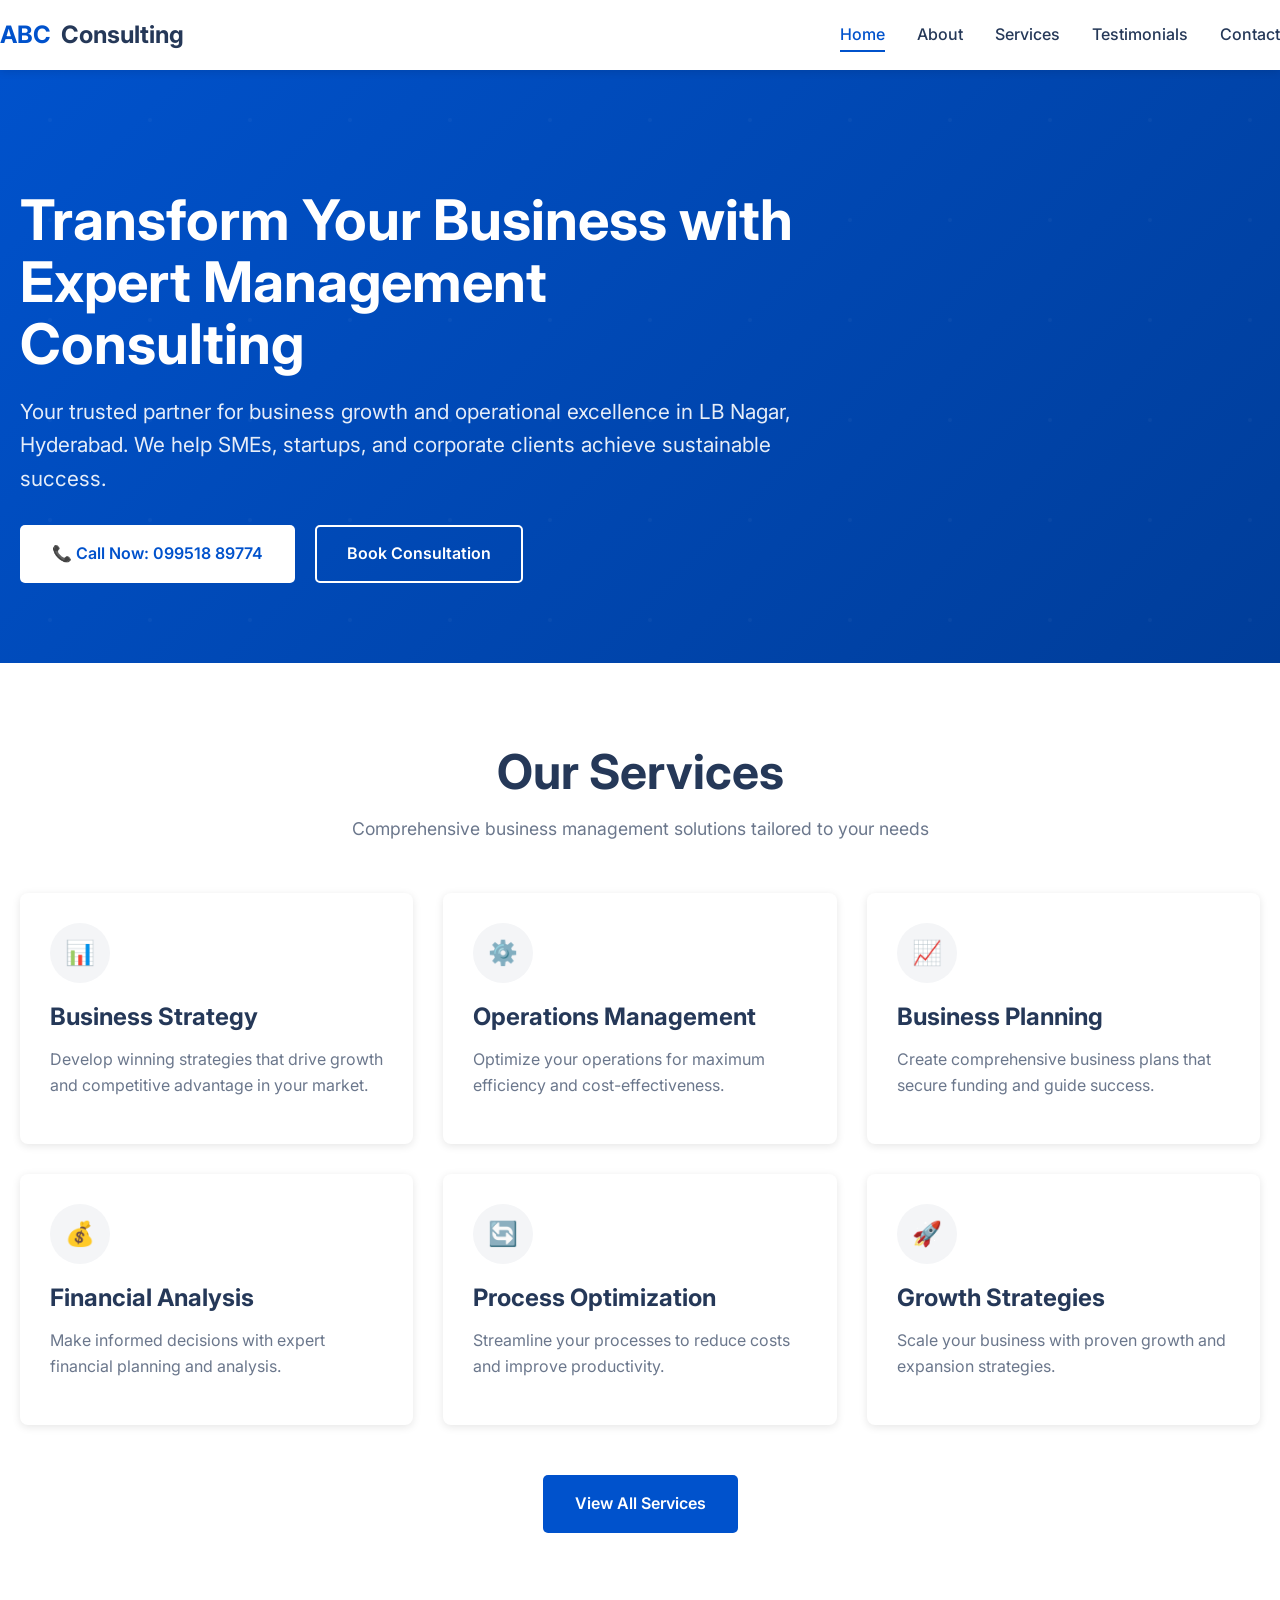
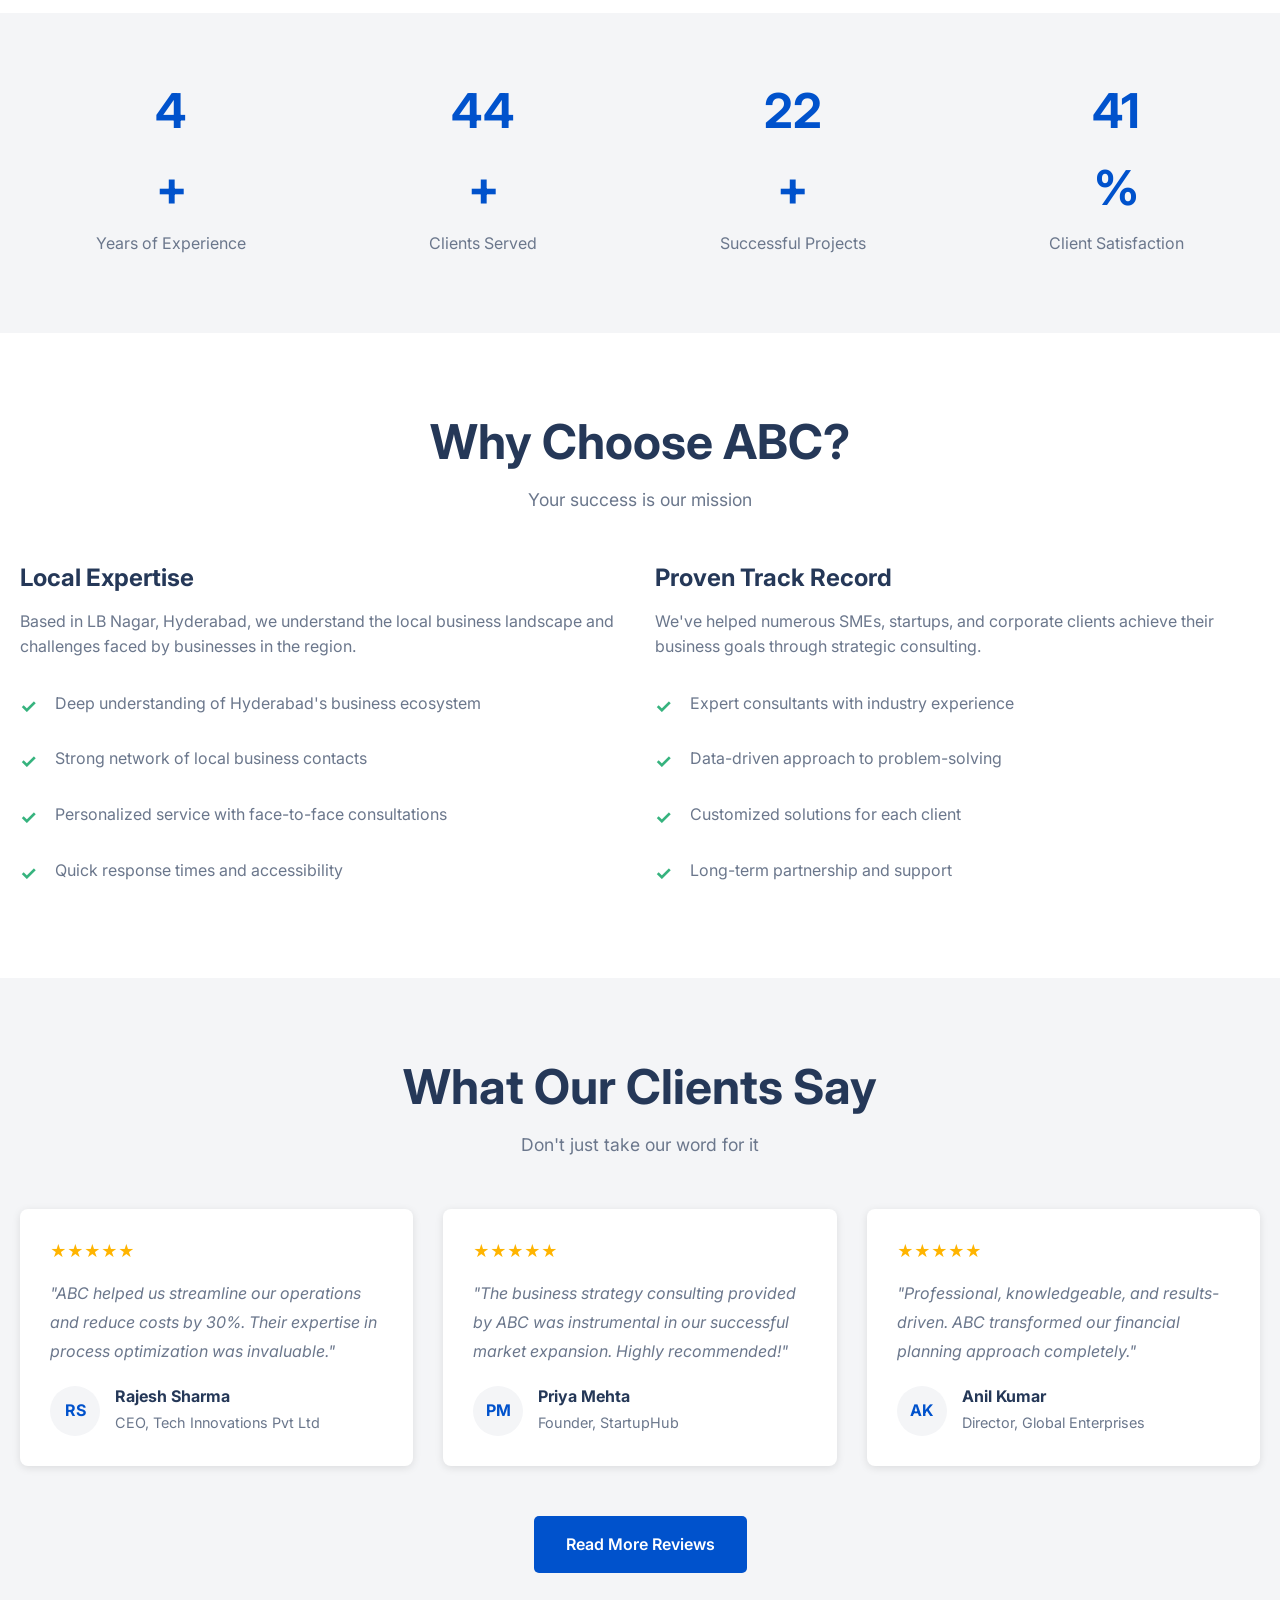
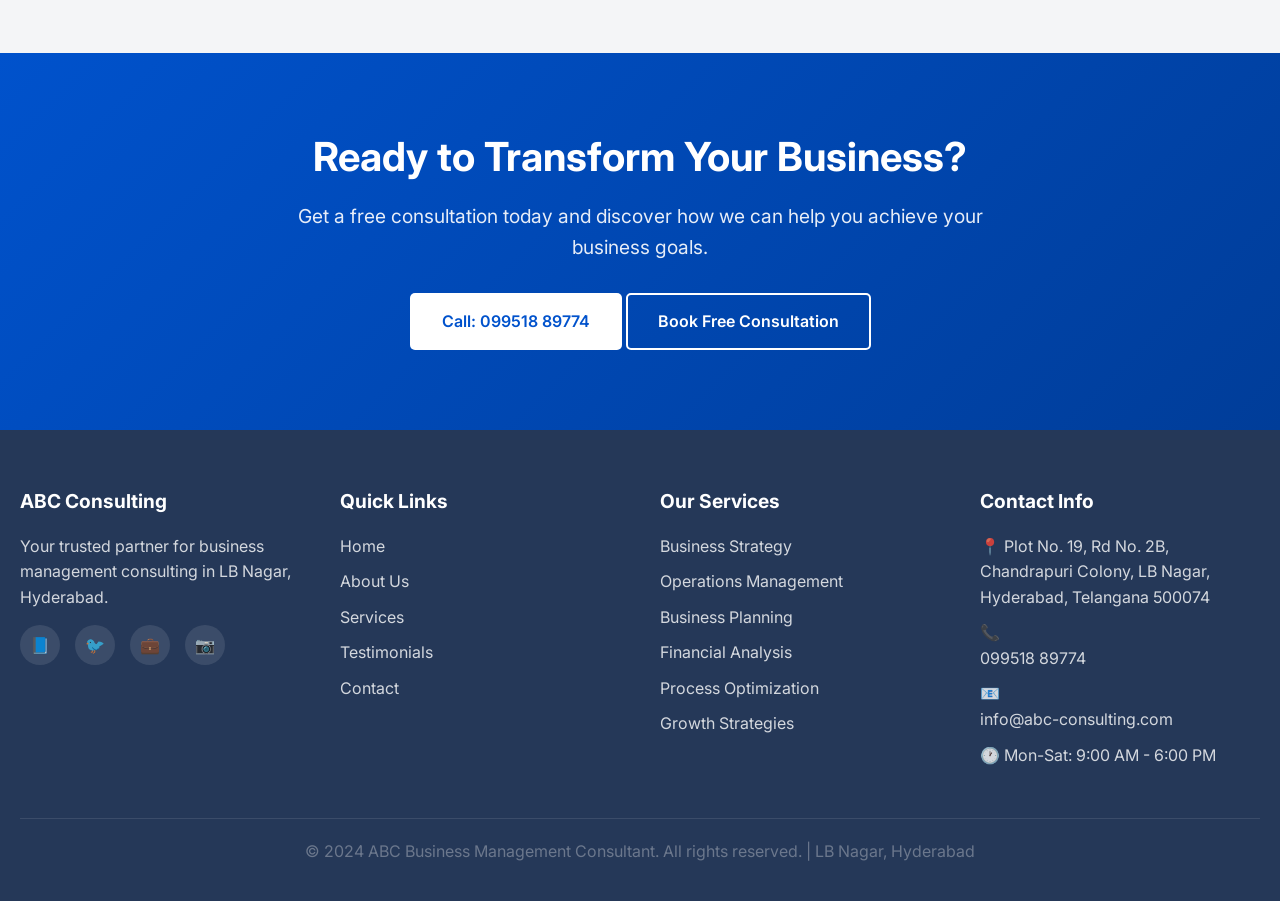
<file: index.html>
<!DOCTYPE html>
<html lang="en">
<head>
  <meta charset="UTF-8">
  <meta name="viewport" content="width=device-width, initial-scale=1.0">
  <meta http-equiv="X-UA-Compatible" content="IE=edge">
  
  <!-- SEO Meta Tags -->
  <title>ABC - Business Management Consultant in LB Nagar, Hyderabad</title>
  <meta name="description" content="Professional business management consulting services in LB Nagar, Hyderabad. Helping SMEs, startups, and corporate clients with strategy, operations, and business planning.">
  <meta name="keywords" content="Business Management Consultant, LB Nagar, Hyderabad, Business Consultant, Management Consulting, Business Advisory, Business Strategy">
  <meta name="author" content="ABC Business Management Consultant">
  
  <!-- Open Graph Meta Tags -->
  <meta property="og:title" content="ABC - Business Management Consultant in LB Nagar, Hyderabad">
  <meta property="og:description" content="Professional business management consulting services in LB Nagar, Hyderabad. Helping SMEs, startups, and corporate clients.">
  <meta property="og:type" content="website">
  <meta property="og:url" content="https://muzaffarmohdq-cyber.github.io/abc-consulting-website/">
  <meta property="og:image" content="https://muzaffarmohdq-cyber.github.io/abc-consulting-website/images/logo.png">
  
  <!-- Favicon -->
  <link rel="icon" type="image/x-icon" href="favicon.ico">
  
  <!-- Stylesheets -->
  <link rel="stylesheet" href="css/style.css">
  <link rel="stylesheet" href="css/components.css">
  <link rel="stylesheet" href="css/responsive.css">
  
  <!-- Google Fonts -->
  <link rel="preconnect" href="https://fonts.googleapis.com">
  <link rel="preconnect" href="https://fonts.gstatic.com" crossorigin>
  <link href="https://fonts.googleapis.com/css2?family=Inter:wght@400;500;600;700&display=swap" rel="stylesheet">
  
  <!-- JSON-LD Schema -->
  <script type="application/ld+json">
  {
    "@context": "https://schema.org",
    "@type": "LocalBusiness",
    "name": "ABC - Business Management Consultant",
    "image": "https://muzaffarmohdq-cyber.github.io/abc-consulting-website/images/logo.png",
    "description": "Professional business management consulting services in LB Nagar, Hyderabad. Helping SMEs, startups, and corporate clients with strategy, operations, and business planning.",
    "@id": "https://muzaffarmohdq-cyber.github.io/abc-consulting-website/",
    "url": "https://muzaffarmohdq-cyber.github.io/abc-consulting-website/",
    "telephone": "+919951889774",
    "address": {
      "@type": "PostalAddress",
      "streetAddress": "Plot No. 19, Rd No. 2B, Chandrapuri Colony",
      "addressLocality": "LB Nagar, Hyderabad",
      "addressRegion": "Telangana",
      "postalCode": "500074",
      "addressCountry": "IN"
    },
    "geo": {
      "@type": "GeoCoordinates",
      "latitude": 17.3431,
      "longitude": 78.5515
    },
    "openingHoursSpecification": {
      "@type": "OpeningHoursSpecification",
      "dayOfWeek": ["Monday", "Tuesday", "Wednesday", "Thursday", "Friday", "Saturday"],
      "opens": "09:00",
      "closes": "18:00"
    },
    "priceRange": "$$"
  }
  </script>
</head>
<body>
  <!-- Header -->
  <header>
    <nav class="navbar container">
      <a href="index.html" class="logo">
        ABC <span>Consulting</span>
      </a>
      
      <ul class="nav-menu">
        <li><a href="index.html">Home</a></li>
        <li><a href="about.html">About</a></li>
        <li><a href="services.html">Services</a></li>
        <li><a href="testimonials.html">Testimonials</a></li>
        <li><a href="contact.html">Contact</a></li>
      </ul>
      
      <div class="hamburger">
        <span></span>
        <span></span>
        <span></span>
      </div>
    </nav>
  </header>

  <!-- Hero Section -->
  <section class="hero">
    <div class="container">
      <div class="hero-content">
        <h1>Transform Your Business with Expert Management Consulting</h1>
        <p class="hero-subtitle">Your trusted partner for business growth and operational excellence in LB Nagar, Hyderabad. We help SMEs, startups, and corporate clients achieve sustainable success.</p>
        <div class="cta-buttons">
          <a href="tel:+919951889774" class="btn btn-primary">📞 Call Now: 099518 89774</a>
          <a href="contact.html" class="btn btn-secondary">Book Consultation</a>
        </div>
      </div>
    </div>
  </section>

  <!-- Services Preview Section -->
  <section class="bg-white">
    <div class="container">
      <div class="section-title">
        <h2>Our Services</h2>
        <p>Comprehensive business management solutions tailored to your needs</p>
      </div>
      
      <div class="grid grid-3">
        <div class="card">
          <div class="card-icon">📊</div>
          <h3>Business Strategy</h3>
          <p>Develop winning strategies that drive growth and competitive advantage in your market.</p>
        </div>
        
        <div class="card">
          <div class="card-icon">⚙️</div>
          <h3>Operations Management</h3>
          <p>Optimize your operations for maximum efficiency and cost-effectiveness.</p>
        </div>
        
        <div class="card">
          <div class="card-icon">📈</div>
          <h3>Business Planning</h3>
          <p>Create comprehensive business plans that secure funding and guide success.</p>
        </div>
        
        <div class="card">
          <div class="card-icon">💰</div>
          <h3>Financial Analysis</h3>
          <p>Make informed decisions with expert financial planning and analysis.</p>
        </div>
        
        <div class="card">
          <div class="card-icon">🔄</div>
          <h3>Process Optimization</h3>
          <p>Streamline your processes to reduce costs and improve productivity.</p>
        </div>
        
        <div class="card">
          <div class="card-icon">🚀</div>
          <h3>Growth Strategies</h3>
          <p>Scale your business with proven growth and expansion strategies.</p>
        </div>
      </div>
      
      <div class="text-center mt-50">
        <a href="services.html" class="btn btn-cta">View All Services</a>
      </div>
    </div>
  </section>

  <!-- Trust Indicators Section -->
  <section class="trust-section">
    <div class="container">
      <div class="trust-stats">
        <div class="stat-item">
          <span class="stat-number" data-count="10">10</span><span class="stat-number">+</span>
          <p class="stat-label">Years of Experience</p>
        </div>
        
        <div class="stat-item">
          <span class="stat-number" data-count="100">100</span><span class="stat-number">+</span>
          <p class="stat-label">Clients Served</p>
        </div>
        
        <div class="stat-item">
          <span class="stat-number" data-count="50">50</span><span class="stat-number">+</span>
          <p class="stat-label">Successful Projects</p>
        </div>
        
        <div class="stat-item">
          <span class="stat-number" data-count="95">95</span><span class="stat-number">%</span>
          <p class="stat-label">Client Satisfaction</p>
        </div>
      </div>
    </div>
  </section>

  <!-- Why Choose Us Section -->
  <section class="bg-white">
    <div class="container">
      <div class="section-title">
        <h2>Why Choose ABC?</h2>
        <p>Your success is our mission</p>
      </div>
      
      <div class="grid grid-2">
        <div>
          <h3>Local Expertise</h3>
          <p>Based in LB Nagar, Hyderabad, we understand the local business landscape and challenges faced by businesses in the region.</p>
          
          <ul class="why-choose-list">
            <li>Deep understanding of Hyderabad's business ecosystem</li>
            <li>Strong network of local business contacts</li>
            <li>Personalized service with face-to-face consultations</li>
            <li>Quick response times and accessibility</li>
          </ul>
        </div>
        
        <div>
          <h3>Proven Track Record</h3>
          <p>We've helped numerous SMEs, startups, and corporate clients achieve their business goals through strategic consulting.</p>
          
          <ul class="why-choose-list">
            <li>Expert consultants with industry experience</li>
            <li>Data-driven approach to problem-solving</li>
            <li>Customized solutions for each client</li>
            <li>Long-term partnership and support</li>
          </ul>
        </div>
      </div>
    </div>
  </section>

  <!-- Testimonials Preview Section -->
  <section class="bg-light">
    <div class="container">
      <div class="section-title">
        <h2>What Our Clients Say</h2>
        <p>Don't just take our word for it</p>
      </div>
      
      <div class="grid grid-3">
        <div class="testimonial-card">
          <div class="rating">★★★★★</div>
          <p class="testimonial-text">"ABC helped us streamline our operations and reduce costs by 30%. Their expertise in process optimization was invaluable."</p>
          <div class="testimonial-author">
            <div class="author-image">RS</div>
            <div class="author-info">
              <h4>Rajesh Sharma</h4>
              <p>CEO, Tech Innovations Pvt Ltd</p>
            </div>
          </div>
        </div>
        
        <div class="testimonial-card">
          <div class="rating">★★★★★</div>
          <p class="testimonial-text">"The business strategy consulting provided by ABC was instrumental in our successful market expansion. Highly recommended!"</p>
          <div class="testimonial-author">
            <div class="author-image">PM</div>
            <div class="author-info">
              <h4>Priya Mehta</h4>
              <p>Founder, StartupHub</p>
            </div>
          </div>
        </div>
        
        <div class="testimonial-card">
          <div class="rating">★★★★★</div>
          <p class="testimonial-text">"Professional, knowledgeable, and results-driven. ABC transformed our financial planning approach completely."</p>
          <div class="testimonial-author">
            <div class="author-image">AK</div>
            <div class="author-info">
              <h4>Anil Kumar</h4>
              <p>Director, Global Enterprises</p>
            </div>
          </div>
        </div>
      </div>
      
      <div class="text-center mt-50">
        <a href="testimonials.html" class="btn btn-cta">Read More Reviews</a>
      </div>
    </div>
  </section>

  <!-- CTA Section -->
  <section class="cta-section">
    <div class="container">
      <h2>Ready to Transform Your Business?</h2>
      <p>Get a free consultation today and discover how we can help you achieve your business goals.</p>
      <div class="cta-buttons" style="justify-content: center;">
        <a href="tel:+919951889774" class="btn btn-primary">Call: 099518 89774</a>
        <a href="contact.html" class="btn btn-secondary">Book Free Consultation</a>
      </div>
    </div>
  </section>

  <!-- Footer -->
  <footer>
    <div class="container">
      <div class="footer-content">
        <div class="footer-section">
          <h3>ABC Consulting</h3>
          <p>Your trusted partner for business management consulting in LB Nagar, Hyderabad.</p>
          <div class="social-links">
            <a href="#" aria-label="Facebook">📘</a>
            <a href="#" aria-label="Twitter">🐦</a>
            <a href="#" aria-label="LinkedIn">💼</a>
            <a href="#" aria-label="Instagram">📷</a>
          </div>
        </div>
        
        <div class="footer-section">
          <h3>Quick Links</h3>
          <ul class="footer-links">
            <li><a href="index.html">Home</a></li>
            <li><a href="about.html">About Us</a></li>
            <li><a href="services.html">Services</a></li>
            <li><a href="testimonials.html">Testimonials</a></li>
            <li><a href="contact.html">Contact</a></li>
          </ul>
        </div>
        
        <div class="footer-section">
          <h3>Our Services</h3>
          <ul class="footer-links">
            <li><a href="services.html#strategy">Business Strategy</a></li>
            <li><a href="services.html#operations">Operations Management</a></li>
            <li><a href="services.html#planning">Business Planning</a></li>
            <li><a href="services.html#financial">Financial Analysis</a></li>
            <li><a href="services.html#optimization">Process Optimization</a></li>
            <li><a href="services.html#growth">Growth Strategies</a></li>
          </ul>
        </div>
        
        <div class="footer-section">
          <h3>Contact Info</h3>
          <p>📍 Plot No. 19, Rd No. 2B, Chandrapuri Colony, LB Nagar, Hyderabad, Telangana 500074</p>
          <p>📞 <a href="tel:+919951889774">099518 89774</a></p>
          <p>📧 <a href="mailto:info@abc-consulting.com">info@abc-consulting.com</a></p>
          <p>🕐 Mon-Sat: 9:00 AM - 6:00 PM</p>
        </div>
      </div>
      
      <div class="footer-bottom">
        <p>&copy; 2024 ABC Business Management Consultant. All rights reserved. | LB Nagar, Hyderabad</p>
      </div>
    </div>
  </footer>

  <!-- Scripts -->
  <script src="js/main.js"></script>
  <script src="js/components.js"></script>
</body>
</html>
</file>
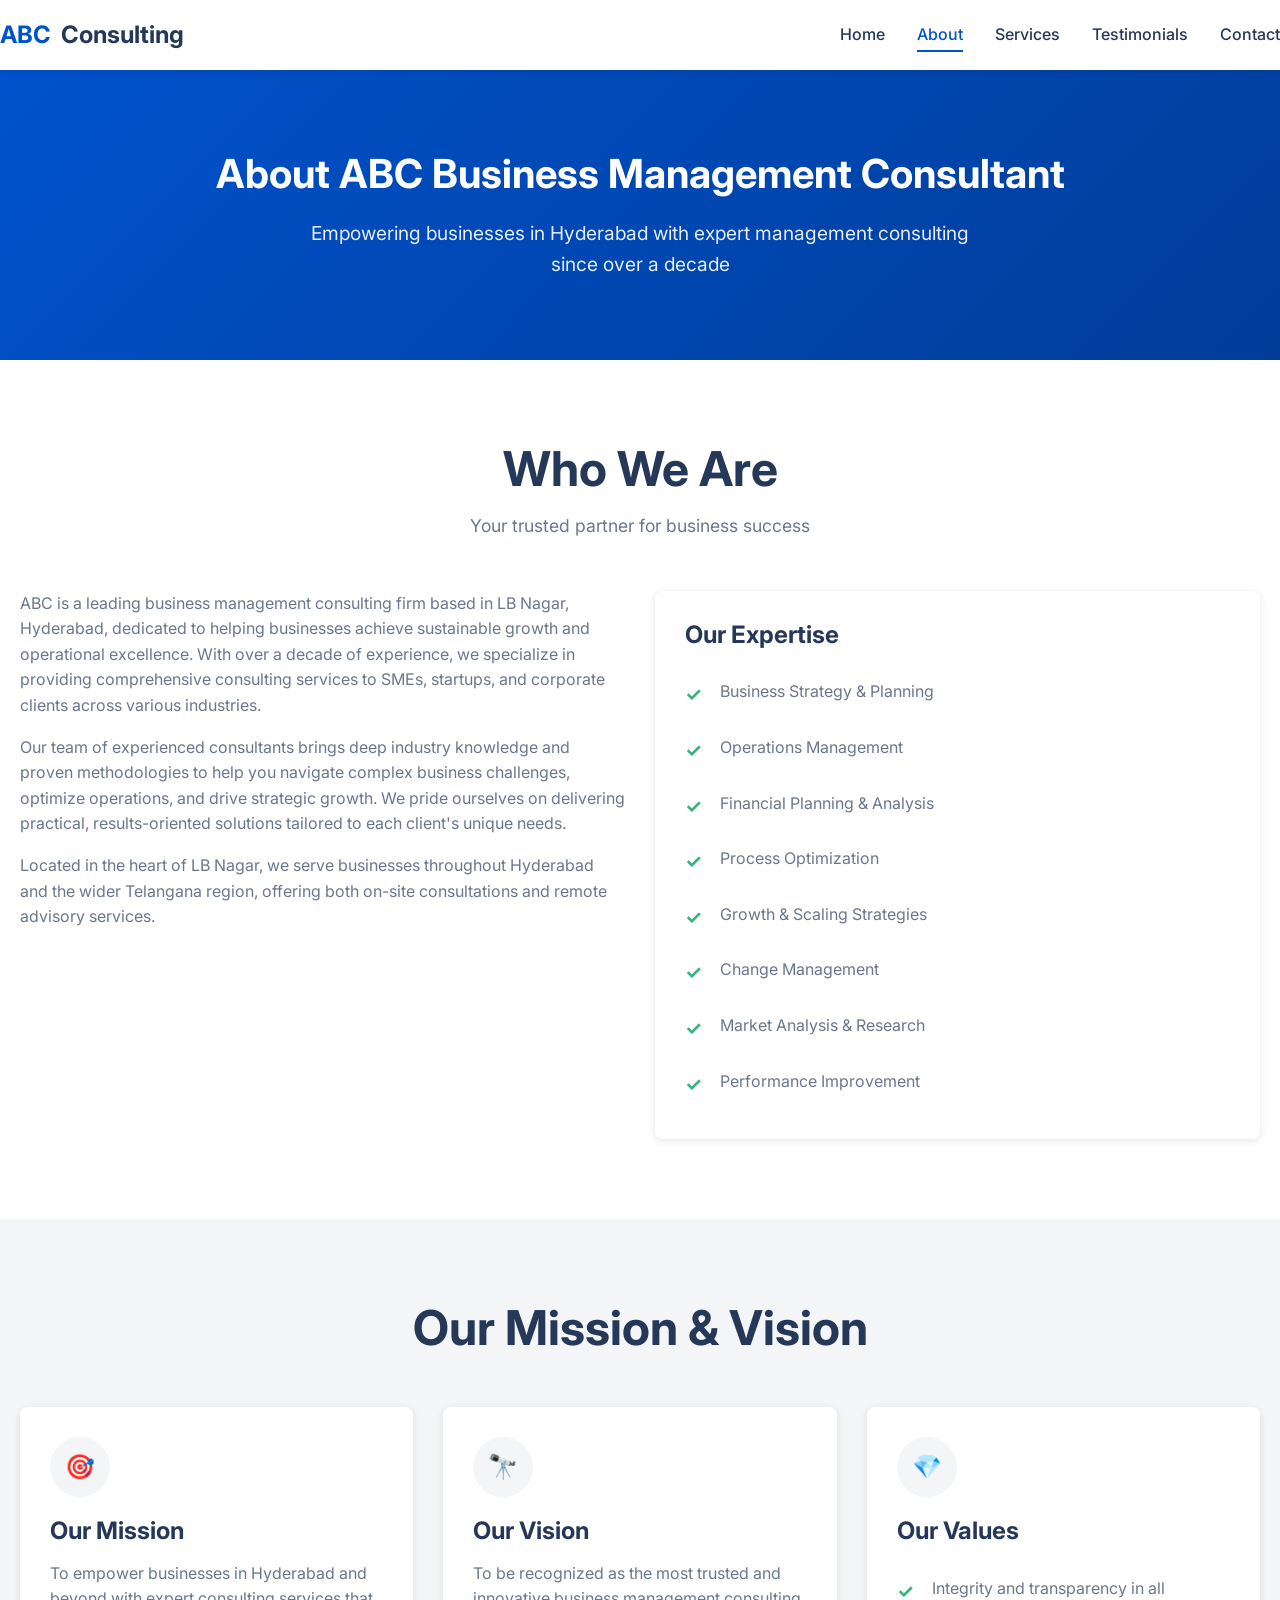
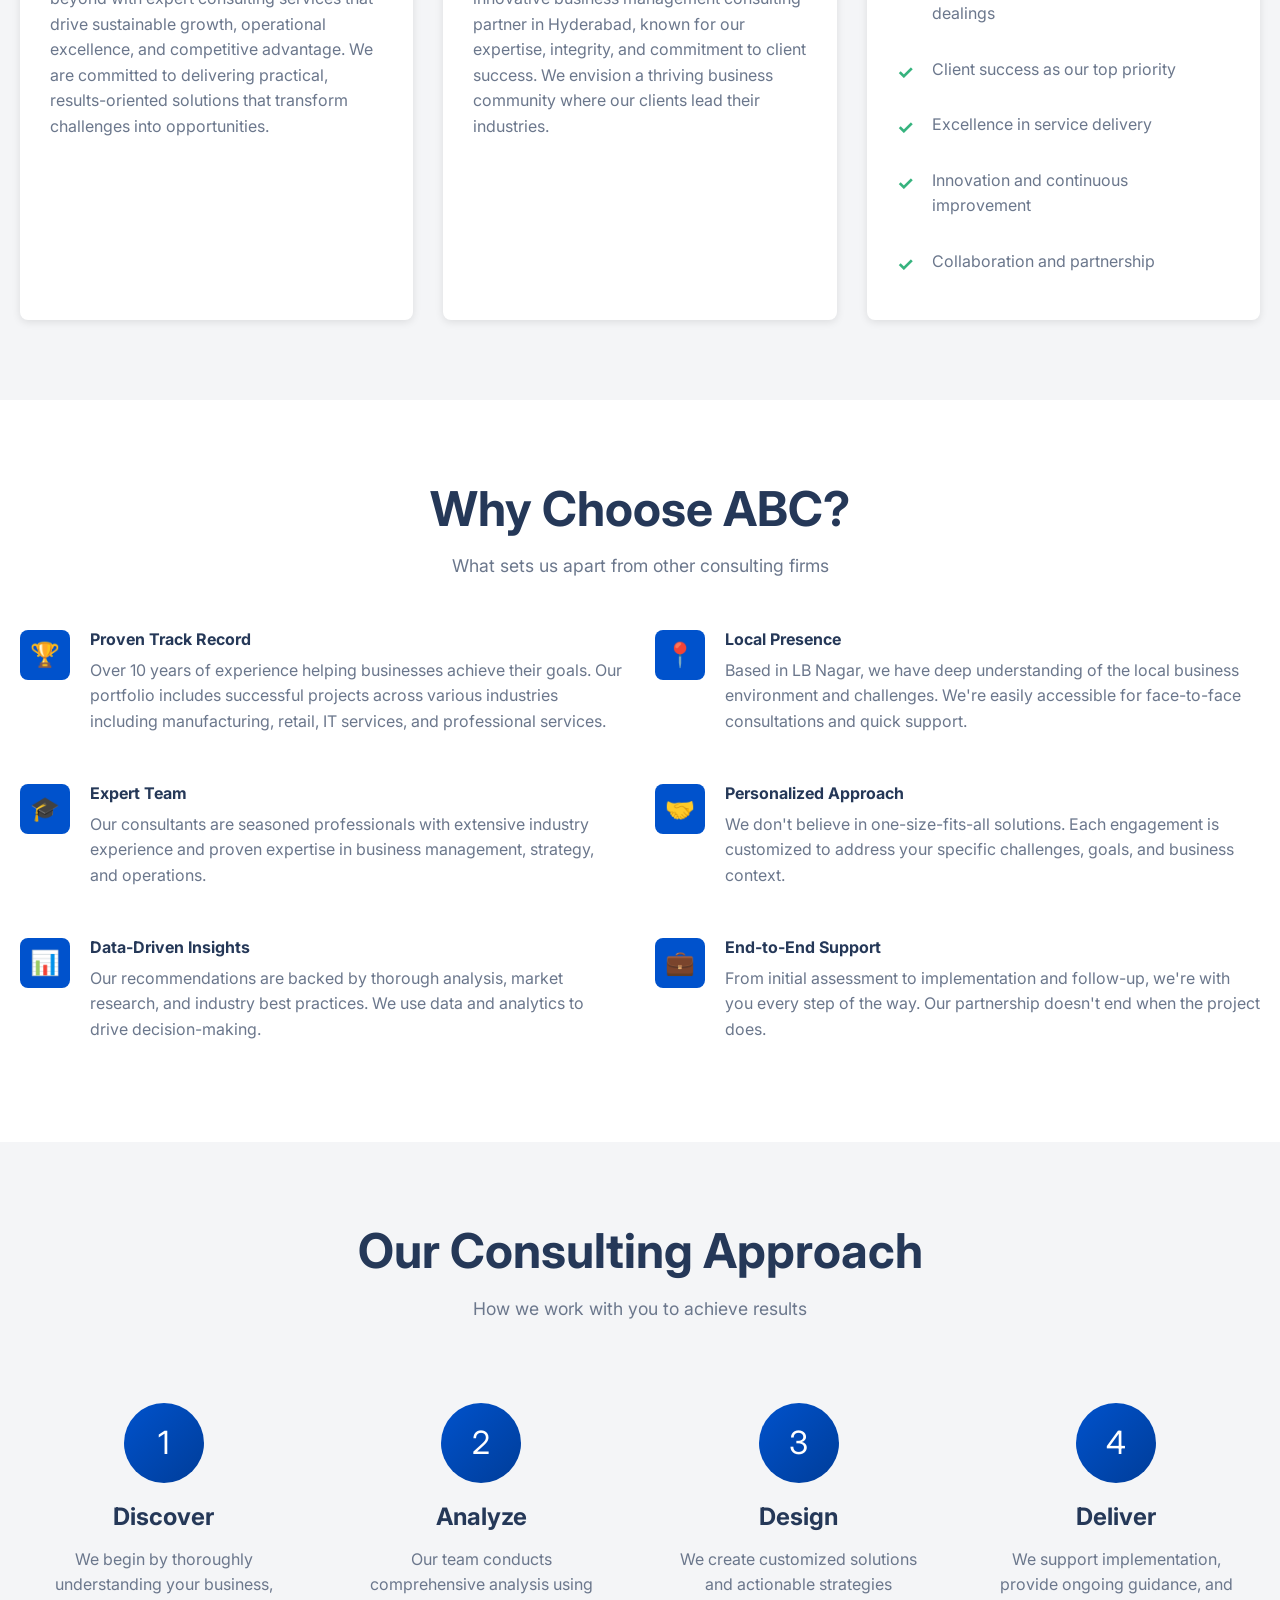
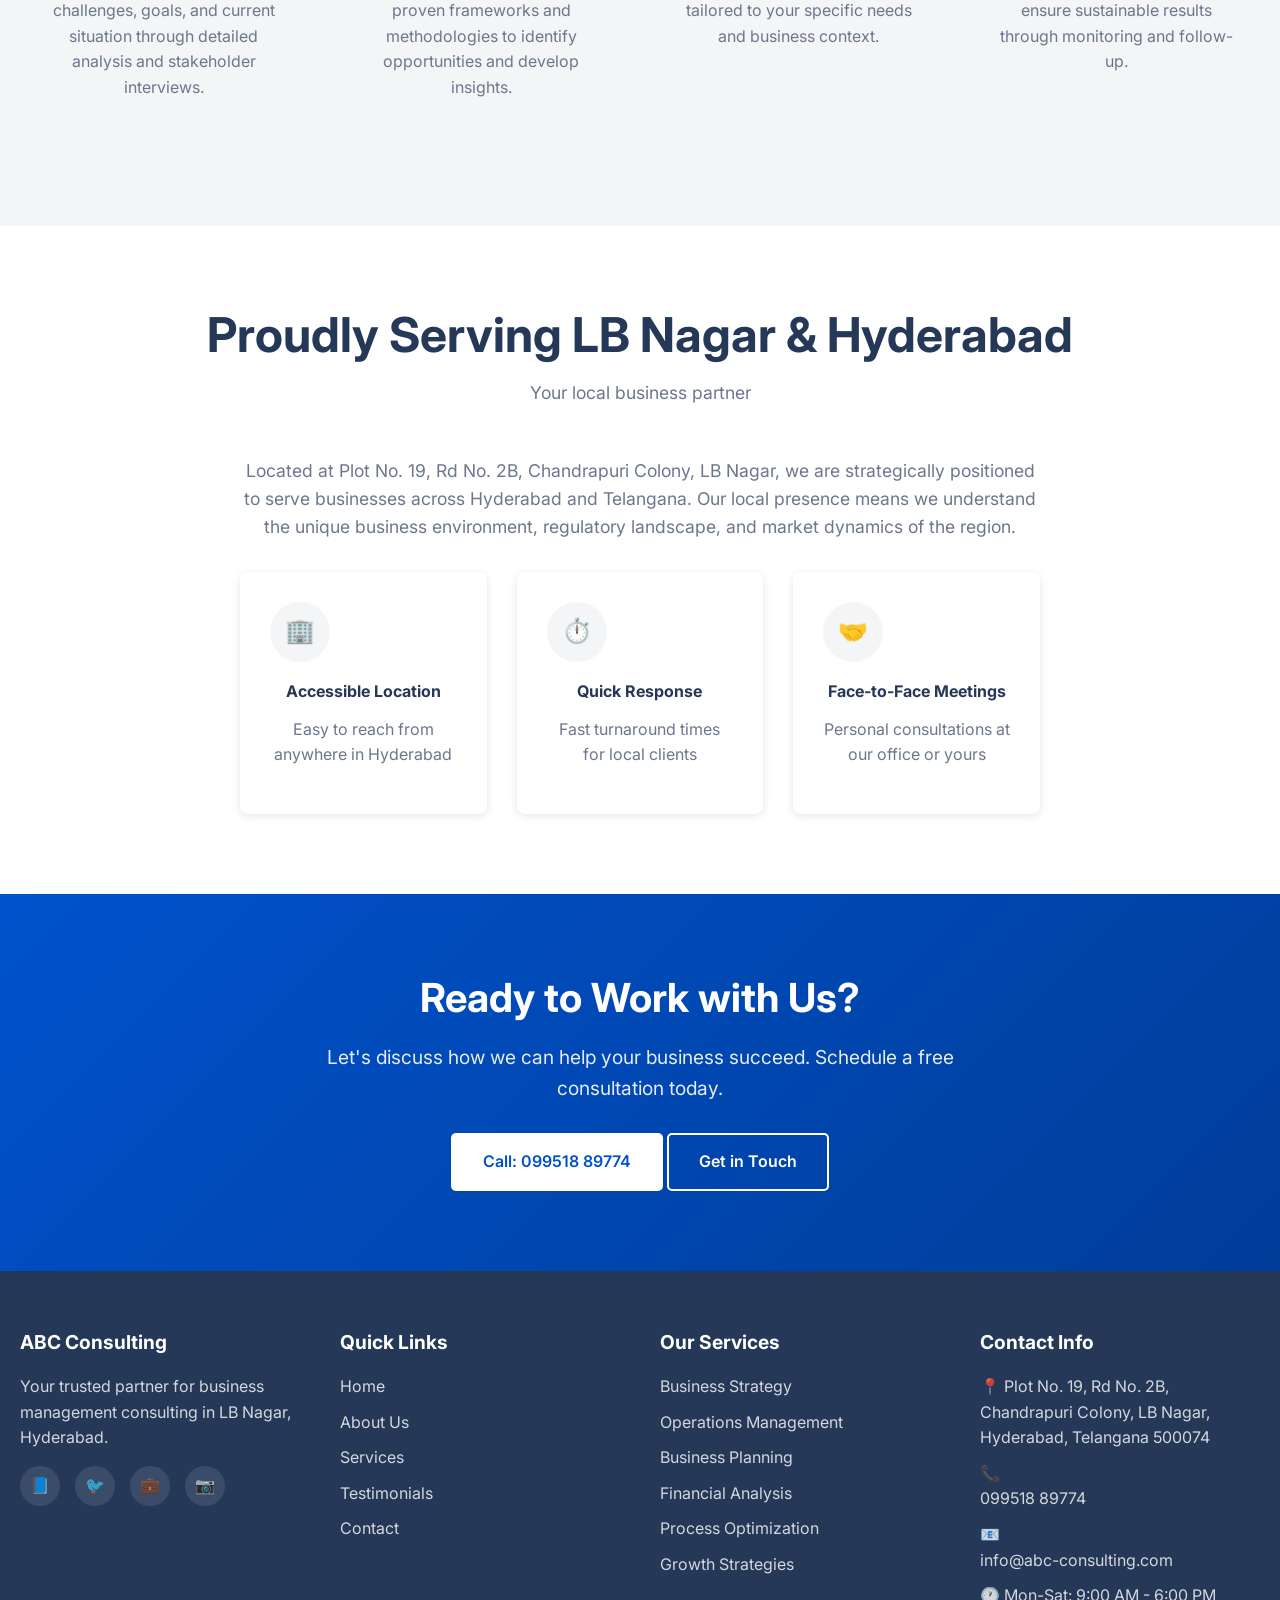
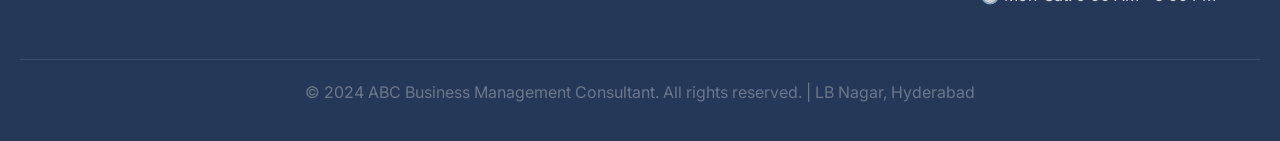
<file: about.html>
<!DOCTYPE html>
<html lang="en">
<head>
  <meta charset="UTF-8">
  <meta name="viewport" content="width=device-width, initial-scale=1.0">
  <meta http-equiv="X-UA-Compatible" content="IE=edge">
  
  <!-- SEO Meta Tags -->
  <title>About ABC - Leading Business Consultant in LB Nagar, Hyderabad</title>
  <meta name="description" content="Learn about ABC - your trusted business management consultant in LB Nagar, Hyderabad. Expert consulting services for SMEs, startups, and corporate clients.">
  <meta name="keywords" content="About ABC Consulting, Business Consultant Hyderabad, Management Consulting LB Nagar, Business Advisory Services">
  <meta name="author" content="ABC Business Management Consultant">
  
  <!-- Open Graph Meta Tags -->
  <meta property="og:title" content="About ABC - Leading Business Consultant in LB Nagar, Hyderabad">
  <meta property="og:description" content="Learn about ABC - your trusted business management consultant in LB Nagar, Hyderabad.">
  <meta property="og:type" content="website">
  <meta property="og:url" content="https://muzaffarmohdq-cyber.github.io/abc-consulting-website/about.html">
  
  <!-- Favicon -->
  <link rel="icon" type="image/x-icon" href="favicon.ico">
  
  <!-- Stylesheets -->
  <link rel="stylesheet" href="css/style.css">
  <link rel="stylesheet" href="css/components.css">
  <link rel="stylesheet" href="css/responsive.css">
  
  <!-- Google Fonts -->
  <link rel="preconnect" href="https://fonts.googleapis.com">
  <link rel="preconnect" href="https://fonts.gstatic.com" crossorigin>
  <link href="https://fonts.googleapis.com/css2?family=Inter:wght@400;500;600;700&display=swap" rel="stylesheet">
</head>
<body>
  <!-- Header -->
  <header>
    <nav class="navbar container">
      <a href="index.html" class="logo">
        ABC <span>Consulting</span>
      </a>
      
      <ul class="nav-menu">
        <li><a href="index.html">Home</a></li>
        <li><a href="about.html">About</a></li>
        <li><a href="services.html">Services</a></li>
        <li><a href="testimonials.html">Testimonials</a></li>
        <li><a href="contact.html">Contact</a></li>
      </ul>
      
      <div class="hamburger">
        <span></span>
        <span></span>
        <span></span>
      </div>
    </nav>
  </header>

  <!-- About Hero Section -->
  <section class="about-hero">
    <div class="container">
      <h1>About ABC Business Management Consultant</h1>
      <p>Empowering businesses in Hyderabad with expert management consulting since over a decade</p>
    </div>
  </section>

  <!-- Company Overview Section -->
  <section class="bg-white">
    <div class="container">
      <div class="section-title">
        <h2>Who We Are</h2>
        <p>Your trusted partner for business success</p>
      </div>
      
      <div class="grid grid-2">
        <div>
          <p>ABC is a leading business management consulting firm based in LB Nagar, Hyderabad, dedicated to helping businesses achieve sustainable growth and operational excellence. With over a decade of experience, we specialize in providing comprehensive consulting services to SMEs, startups, and corporate clients across various industries.</p>
          
          <p>Our team of experienced consultants brings deep industry knowledge and proven methodologies to help you navigate complex business challenges, optimize operations, and drive strategic growth. We pride ourselves on delivering practical, results-oriented solutions tailored to each client's unique needs.</p>
          
          <p>Located in the heart of LB Nagar, we serve businesses throughout Hyderabad and the wider Telangana region, offering both on-site consultations and remote advisory services.</p>
        </div>
        
        <div>
          <div class="card">
            <h3>Our Expertise</h3>
            <ul class="why-choose-list">
              <li>Business Strategy & Planning</li>
              <li>Operations Management</li>
              <li>Financial Planning & Analysis</li>
              <li>Process Optimization</li>
              <li>Growth & Scaling Strategies</li>
              <li>Change Management</li>
              <li>Market Analysis & Research</li>
              <li>Performance Improvement</li>
            </ul>
          </div>
        </div>
      </div>
    </div>
  </section>

  <!-- Mission & Vision Section -->
  <section class="bg-light">
    <div class="container">
      <div class="section-title">
        <h2>Our Mission & Vision</h2>
      </div>
      
      <div class="mission-vision">
        <div class="card">
          <div class="card-icon">🎯</div>
          <h3>Our Mission</h3>
          <p>To empower businesses in Hyderabad and beyond with expert consulting services that drive sustainable growth, operational excellence, and competitive advantage. We are committed to delivering practical, results-oriented solutions that transform challenges into opportunities.</p>
        </div>
        
        <div class="card">
          <div class="card-icon">🔭</div>
          <h3>Our Vision</h3>
          <p>To be recognized as the most trusted and innovative business management consulting partner in Hyderabad, known for our expertise, integrity, and commitment to client success. We envision a thriving business community where our clients lead their industries.</p>
        </div>
        
        <div class="card">
          <div class="card-icon">💎</div>
          <h3>Our Values</h3>
          <ul class="why-choose-list">
            <li>Integrity and transparency in all dealings</li>
            <li>Client success as our top priority</li>
            <li>Excellence in service delivery</li>
            <li>Innovation and continuous improvement</li>
            <li>Collaboration and partnership</li>
          </ul>
        </div>
      </div>
    </div>
  </section>

  <!-- Why Choose ABC Section -->
  <section class="bg-white">
    <div class="container">
      <div class="section-title">
        <h2>Why Choose ABC?</h2>
        <p>What sets us apart from other consulting firms</p>
      </div>
      
      <div class="grid grid-2">
        <div class="icon-box">
          <div class="icon-box-icon">🏆</div>
          <div class="icon-box-content">
            <h4>Proven Track Record</h4>
            <p>Over 10 years of experience helping businesses achieve their goals. Our portfolio includes successful projects across various industries including manufacturing, retail, IT services, and professional services.</p>
          </div>
        </div>
        
        <div class="icon-box">
          <div class="icon-box-icon">📍</div>
          <div class="icon-box-content">
            <h4>Local Presence</h4>
            <p>Based in LB Nagar, we have deep understanding of the local business environment and challenges. We're easily accessible for face-to-face consultations and quick support.</p>
          </div>
        </div>
        
        <div class="icon-box">
          <div class="icon-box-icon">🎓</div>
          <div class="icon-box-content">
            <h4>Expert Team</h4>
            <p>Our consultants are seasoned professionals with extensive industry experience and proven expertise in business management, strategy, and operations.</p>
          </div>
        </div>
        
        <div class="icon-box">
          <div class="icon-box-icon">🤝</div>
          <div class="icon-box-content">
            <h4>Personalized Approach</h4>
            <p>We don't believe in one-size-fits-all solutions. Each engagement is customized to address your specific challenges, goals, and business context.</p>
          </div>
        </div>
        
        <div class="icon-box">
          <div class="icon-box-icon">📊</div>
          <div class="icon-box-content">
            <h4>Data-Driven Insights</h4>
            <p>Our recommendations are backed by thorough analysis, market research, and industry best practices. We use data and analytics to drive decision-making.</p>
          </div>
        </div>
        
        <div class="icon-box">
          <div class="icon-box-icon">💼</div>
          <div class="icon-box-content">
            <h4>End-to-End Support</h4>
            <p>From initial assessment to implementation and follow-up, we're with you every step of the way. Our partnership doesn't end when the project does.</p>
          </div>
        </div>
      </div>
    </div>
  </section>

  <!-- Our Approach Section -->
  <section class="bg-light">
    <div class="container">
      <div class="section-title">
        <h2>Our Consulting Approach</h2>
        <p>How we work with you to achieve results</p>
      </div>
      
      <div class="grid grid-4">
        <div class="feature-box">
          <div class="feature-box-icon">1</div>
          <h3>Discover</h3>
          <p>We begin by thoroughly understanding your business, challenges, goals, and current situation through detailed analysis and stakeholder interviews.</p>
        </div>
        
        <div class="feature-box">
          <div class="feature-box-icon">2</div>
          <h3>Analyze</h3>
          <p>Our team conducts comprehensive analysis using proven frameworks and methodologies to identify opportunities and develop insights.</p>
        </div>
        
        <div class="feature-box">
          <div class="feature-box-icon">3</div>
          <h3>Design</h3>
          <p>We create customized solutions and actionable strategies tailored to your specific needs and business context.</p>
        </div>
        
        <div class="feature-box">
          <div class="feature-box-icon">4</div>
          <h3>Deliver</h3>
          <p>We support implementation, provide ongoing guidance, and ensure sustainable results through monitoring and follow-up.</p>
        </div>
      </div>
    </div>
  </section>

  <!-- Local Presence Section -->
  <section class="bg-white">
    <div class="container">
      <div class="section-title">
        <h2>Proudly Serving LB Nagar & Hyderabad</h2>
        <p>Your local business partner</p>
      </div>
      
      <div style="max-width: 800px; margin: 0 auto;">
        <p style="text-align: center; font-size: 1.1rem; color: var(--mid-grey); margin-bottom: 30px;">
          Located at Plot No. 19, Rd No. 2B, Chandrapuri Colony, LB Nagar, we are strategically positioned to serve businesses across Hyderabad and Telangana. Our local presence means we understand the unique business environment, regulatory landscape, and market dynamics of the region.
        </p>
        
        <div class="grid grid-3">
          <div class="card text-center">
            <div class="card-icon">🏢</div>
            <h4>Accessible Location</h4>
            <p>Easy to reach from anywhere in Hyderabad</p>
          </div>
          
          <div class="card text-center">
            <div class="card-icon">⏱️</div>
            <h4>Quick Response</h4>
            <p>Fast turnaround times for local clients</p>
          </div>
          
          <div class="card text-center">
            <div class="card-icon">🤝</div>
            <h4>Face-to-Face Meetings</h4>
            <p>Personal consultations at our office or yours</p>
          </div>
        </div>
      </div>
    </div>
  </section>

  <!-- CTA Section -->
  <section class="cta-section">
    <div class="container">
      <h2>Ready to Work with Us?</h2>
      <p>Let's discuss how we can help your business succeed. Schedule a free consultation today.</p>
      <div class="cta-buttons" style="justify-content: center;">
        <a href="tel:+919951889774" class="btn btn-primary">Call: 099518 89774</a>
        <a href="contact.html" class="btn btn-secondary">Get in Touch</a>
      </div>
    </div>
  </section>

  <!-- Footer -->
  <footer>
    <div class="container">
      <div class="footer-content">
        <div class="footer-section">
          <h3>ABC Consulting</h3>
          <p>Your trusted partner for business management consulting in LB Nagar, Hyderabad.</p>
          <div class="social-links">
            <a href="#" aria-label="Facebook">📘</a>
            <a href="#" aria-label="Twitter">🐦</a>
            <a href="#" aria-label="LinkedIn">💼</a>
            <a href="#" aria-label="Instagram">📷</a>
          </div>
        </div>
        
        <div class="footer-section">
          <h3>Quick Links</h3>
          <ul class="footer-links">
            <li><a href="index.html">Home</a></li>
            <li><a href="about.html">About Us</a></li>
            <li><a href="services.html">Services</a></li>
            <li><a href="testimonials.html">Testimonials</a></li>
            <li><a href="contact.html">Contact</a></li>
          </ul>
        </div>
        
        <div class="footer-section">
          <h3>Our Services</h3>
          <ul class="footer-links">
            <li><a href="services.html#strategy">Business Strategy</a></li>
            <li><a href="services.html#operations">Operations Management</a></li>
            <li><a href="services.html#planning">Business Planning</a></li>
            <li><a href="services.html#financial">Financial Analysis</a></li>
            <li><a href="services.html#optimization">Process Optimization</a></li>
            <li><a href="services.html#growth">Growth Strategies</a></li>
          </ul>
        </div>
        
        <div class="footer-section">
          <h3>Contact Info</h3>
          <p>📍 Plot No. 19, Rd No. 2B, Chandrapuri Colony, LB Nagar, Hyderabad, Telangana 500074</p>
          <p>📞 <a href="tel:+919951889774">099518 89774</a></p>
          <p>📧 <a href="mailto:info@abc-consulting.com">info@abc-consulting.com</a></p>
          <p>🕐 Mon-Sat: 9:00 AM - 6:00 PM</p>
        </div>
      </div>
      
      <div class="footer-bottom">
        <p>&copy; 2024 ABC Business Management Consultant. All rights reserved. | LB Nagar, Hyderabad</p>
      </div>
    </div>
  </footer>

  <!-- Scripts -->
  <script src="js/main.js"></script>
  <script src="js/components.js"></script>
</body>
</html>
</file>
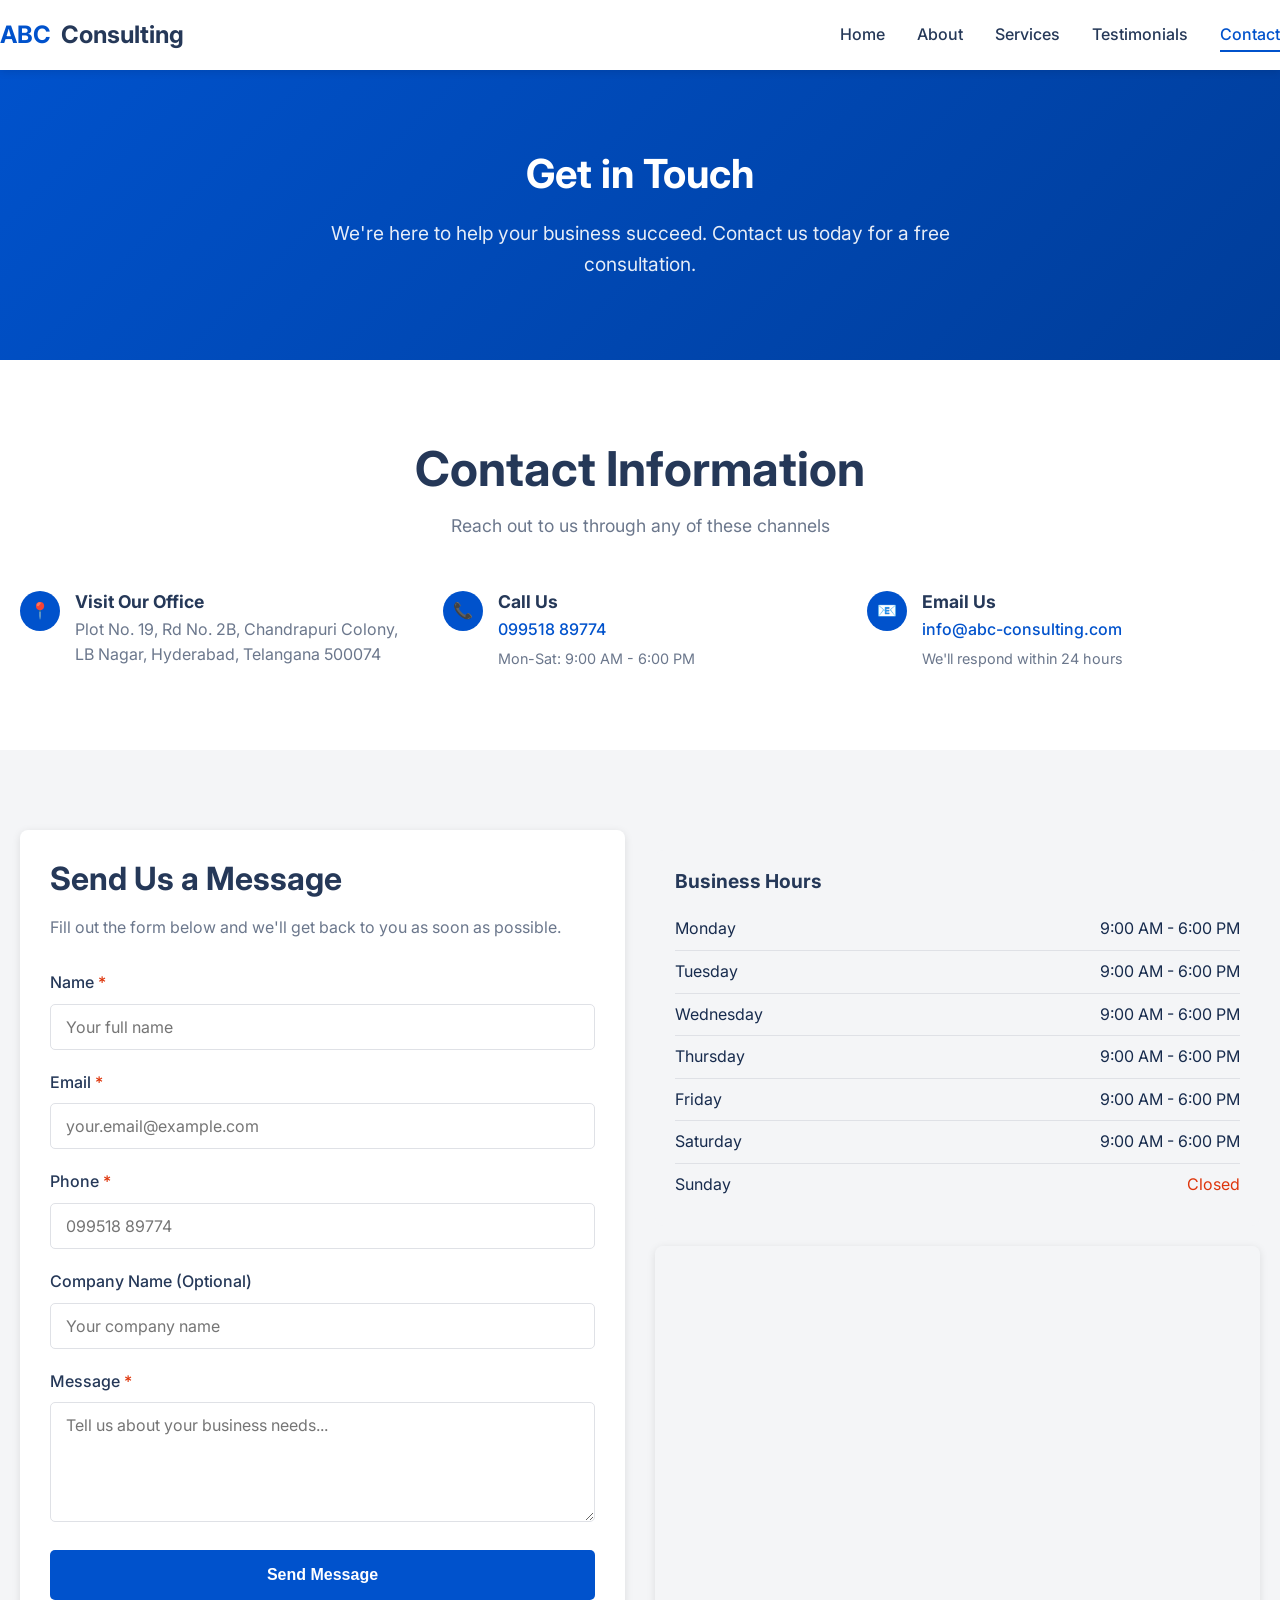
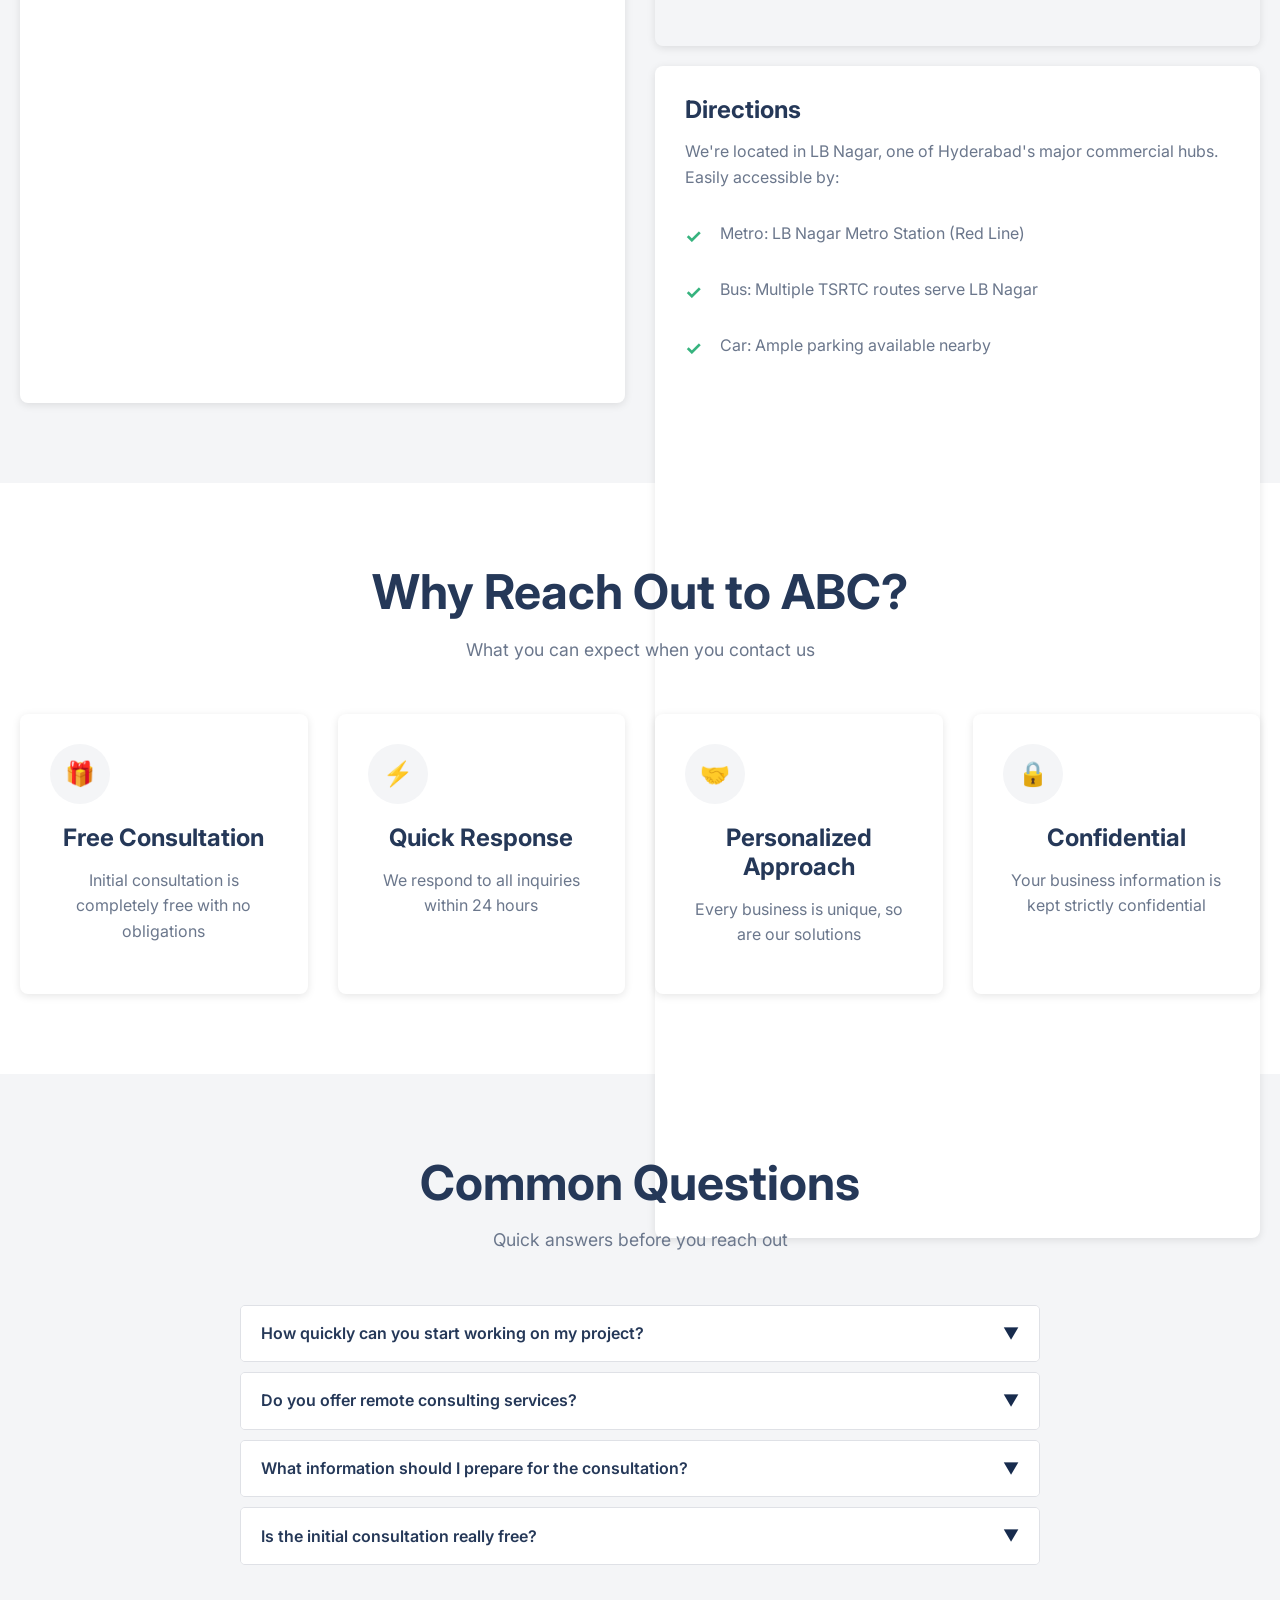
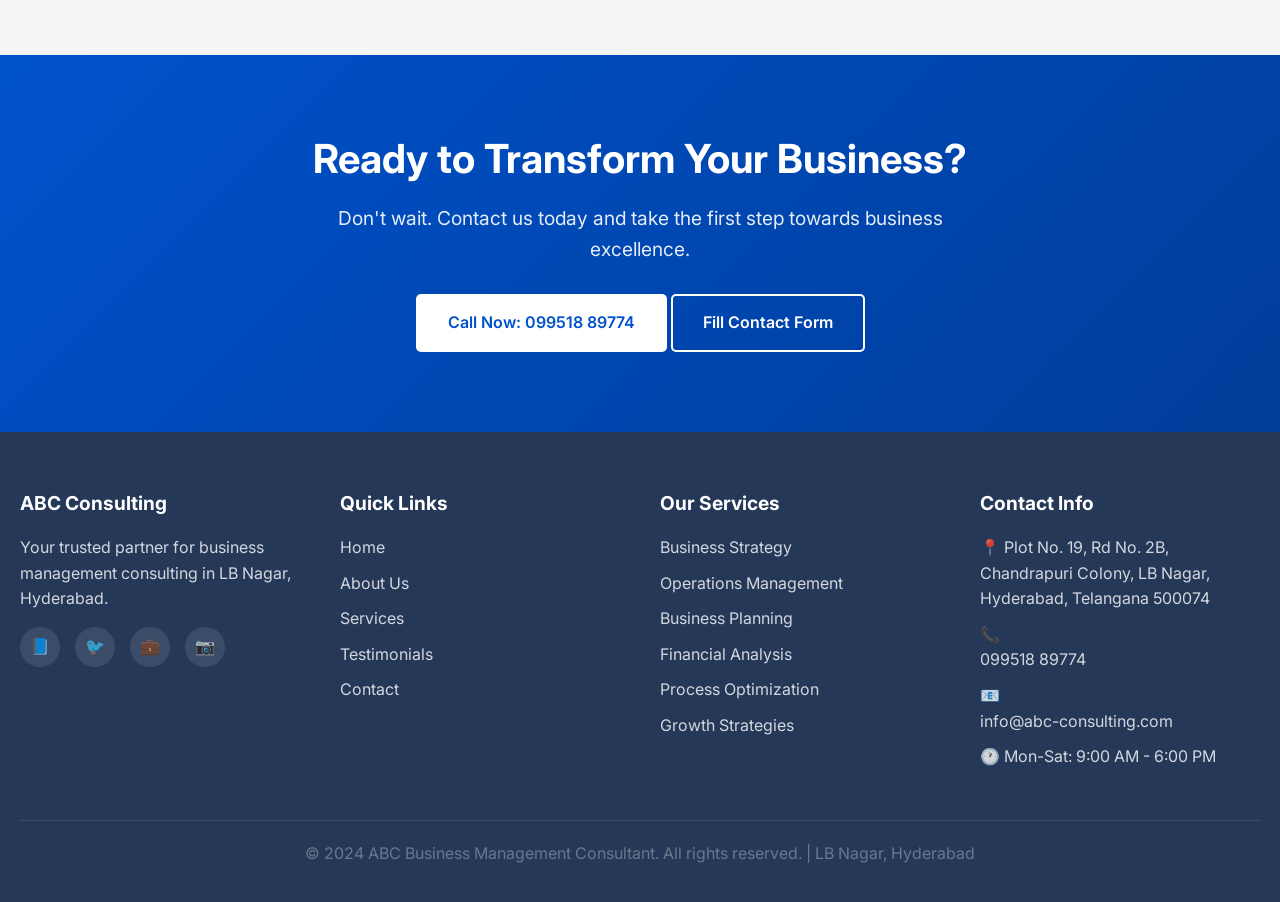
<file: contact.html>
<!DOCTYPE html>
<html lang="en">
<head>
  <meta charset="UTF-8">
  <meta name="viewport" content="width=device-width, initial-scale=1.0">
  <meta http-equiv="X-UA-Compatible" content="IE=edge">
  
  <!-- SEO Meta Tags -->
  <title>Contact ABC - Business Consultant in LB Nagar, Hyderabad</title>
  <meta name="description" content="Contact ABC Business Management Consultant in LB Nagar, Hyderabad. Call 099518 89774 or visit us at Plot No. 19, Rd No. 2B, Chandrapuri Colony.">
  <meta name="keywords" content="Contact ABC Consulting, Business Consultant Hyderabad, LB Nagar Office, Book Consultation">
  <meta name="author" content="ABC Business Management Consultant">
  
  <!-- Open Graph Meta Tags -->
  <meta property="og:title" content="Contact ABC - Business Consultant in LB Nagar, Hyderabad">
  <meta property="og:description" content="Get in touch with ABC Business Management Consultant. Call 099518 89774 or visit our office in LB Nagar.">
  <meta property="og:type" content="website">
  <meta property="og:url" content="https://muzaffarmohdq-cyber.github.io/abc-consulting-website/contact.html">
  
  <!-- Favicon -->
  <link rel="icon" type="image/x-icon" href="favicon.ico">
  
  <!-- Stylesheets -->
  <link rel="stylesheet" href="css/style.css">
  <link rel="stylesheet" href="css/components.css">
  <link rel="stylesheet" href="css/responsive.css">
  
  <!-- Google Fonts -->
  <link rel="preconnect" href="https://fonts.googleapis.com">
  <link rel="preconnect" href="https://fonts.gstatic.com" crossorigin>
  <link href="https://fonts.googleapis.com/css2?family=Inter:wght@400;500;600;700&display=swap" rel="stylesheet">
</head>
<body>
  <!-- Header -->
  <header>
    <nav class="navbar container">
      <a href="index.html" class="logo">
        ABC <span>Consulting</span>
      </a>
      
      <ul class="nav-menu">
        <li><a href="index.html">Home</a></li>
        <li><a href="about.html">About</a></li>
        <li><a href="services.html">Services</a></li>
        <li><a href="testimonials.html">Testimonials</a></li>
        <li><a href="contact.html">Contact</a></li>
      </ul>
      
      <div class="hamburger">
        <span></span>
        <span></span>
        <span></span>
      </div>
    </nav>
  </header>

  <!-- Contact Hero Section -->
  <section class="about-hero">
    <div class="container">
      <h1>Get in Touch</h1>
      <p>We're here to help your business succeed. Contact us today for a free consultation.</p>
    </div>
  </section>

  <!-- Contact Information Section -->
  <section class="bg-white">
    <div class="container">
      <div class="section-title">
        <h2>Contact Information</h2>
        <p>Reach out to us through any of these channels</p>
      </div>
      
      <div class="grid grid-3">
        <div class="contact-item">
          <div class="contact-icon">📍</div>
          <div class="contact-details">
            <h3>Visit Our Office</h3>
            <p>Plot No. 19, Rd No. 2B, Chandrapuri Colony, LB Nagar, Hyderabad, Telangana 500074</p>
          </div>
        </div>
        
        <div class="contact-item">
          <div class="contact-icon">📞</div>
          <div class="contact-details">
            <h3>Call Us</h3>
            <p><a href="tel:+919951889774">099518 89774</a></p>
            <p style="font-size: 0.9rem; margin-top: 5px;">Mon-Sat: 9:00 AM - 6:00 PM</p>
          </div>
        </div>
        
        <div class="contact-item">
          <div class="contact-icon">📧</div>
          <div class="contact-details">
            <h3>Email Us</h3>
            <p><a href="mailto:info@abc-consulting.com">info@abc-consulting.com</a></p>
            <p style="font-size: 0.9rem; margin-top: 5px;">We'll respond within 24 hours</p>
          </div>
        </div>
      </div>
    </div>
  </section>

  <!-- Contact Form & Map Section -->
  <section class="bg-light">
    <div class="container">
      <div class="grid grid-2 contact-grid">
        <!-- Contact Form -->
        <div>
          <div class="card">
            <h2>Send Us a Message</h2>
            <p>Fill out the form below and we'll get back to you as soon as possible.</p>
            
            <form id="contact-form" class="mt-30">
              <div class="form-group">
                <label for="name">Name <span style="color: #DE350B;">*</span></label>
                <input type="text" id="name" name="name" required placeholder="Your full name">
                <span class="form-error">Please enter your name</span>
              </div>
              
              <div class="form-group">
                <label for="email">Email <span style="color: #DE350B;">*</span></label>
                <input type="email" id="email" name="email" required placeholder="your.email@example.com">
                <span class="form-error">Please enter a valid email</span>
              </div>
              
              <div class="form-group">
                <label for="phone">Phone <span style="color: #DE350B;">*</span></label>
                <input type="tel" id="phone" name="phone" required placeholder="099518 89774">
                <span class="form-error">Please enter a valid phone number</span>
              </div>
              
              <div class="form-group">
                <label for="company">Company Name (Optional)</label>
                <input type="text" id="company" name="company" placeholder="Your company name">
              </div>
              
              <div class="form-group">
                <label for="message">Message <span style="color: #DE350B;">*</span></label>
                <textarea id="message" name="message" required placeholder="Tell us about your business needs..."></textarea>
                <span class="form-error">Please enter your message</span>
              </div>
              
              <button type="submit" class="btn btn-cta" style="width: 100%;">Send Message</button>
            </form>
          </div>
        </div>
        
        <!-- Business Hours & Map -->
        <div>
          <!-- Business Hours -->
          <div class="business-hours">
            <h3>Business Hours</h3>
            <ul class="hours-list">
              <li>
                <span>Monday</span>
                <span>9:00 AM - 6:00 PM</span>
              </li>
              <li>
                <span>Tuesday</span>
                <span>9:00 AM - 6:00 PM</span>
              </li>
              <li>
                <span>Wednesday</span>
                <span>9:00 AM - 6:00 PM</span>
              </li>
              <li>
                <span>Thursday</span>
                <span>9:00 AM - 6:00 PM</span>
              </li>
              <li>
                <span>Friday</span>
                <span>9:00 AM - 6:00 PM</span>
              </li>
              <li>
                <span>Saturday</span>
                <span>9:00 AM - 6:00 PM</span>
              </li>
              <li>
                <span>Sunday</span>
                <span style="color: #DE350B;">Closed</span>
              </li>
            </ul>
          </div>
          
          <!-- Google Map -->
          <div class="map-container" style="margin-top: 20px;">
            <iframe 
              src="https://www.google.com/maps/embed?pb=!1m18!1m12!1m3!1d3807.8374724892!2d78.5493!3d17.3431!2m3!1f0!2f0!3f0!3m2!1i1024!2i768!4f13.1!3m3!1m2!1s0x0%3A0x0!2zMTfCsDIwJzM1LjIiTiA3OMKwMzInNTcuNiJF!5e0!3m2!1sen!2sin!4v1234567890"
              width="100%"
              height="400"
              style="border:0;"
              allowfullscreen=""
              loading="lazy"
              referrerpolicy="no-referrer-when-downgrade"
              title="ABC Business Management Consultant Location">
            </iframe>
          </div>
          
          <!-- Directions -->
          <div class="card" style="margin-top: 20px;">
            <h3>Directions</h3>
            <p>We're located in LB Nagar, one of Hyderabad's major commercial hubs. Easily accessible by:</p>
            <ul class="why-choose-list">
              <li>Metro: LB Nagar Metro Station (Red Line)</li>
              <li>Bus: Multiple TSRTC routes serve LB Nagar</li>
              <li>Car: Ample parking available nearby</li>
            </ul>
          </div>
        </div>
      </div>
    </div>
  </section>

  <!-- Why Contact Us Section -->
  <section class="bg-white">
    <div class="container">
      <div class="section-title">
        <h2>Why Reach Out to ABC?</h2>
        <p>What you can expect when you contact us</p>
      </div>
      
      <div class="grid grid-4">
        <div class="card text-center">
          <div class="card-icon">🎁</div>
          <h3>Free Consultation</h3>
          <p>Initial consultation is completely free with no obligations</p>
        </div>
        
        <div class="card text-center">
          <div class="card-icon">⚡</div>
          <h3>Quick Response</h3>
          <p>We respond to all inquiries within 24 hours</p>
        </div>
        
        <div class="card text-center">
          <div class="card-icon">🤝</div>
          <h3>Personalized Approach</h3>
          <p>Every business is unique, so are our solutions</p>
        </div>
        
        <div class="card text-center">
          <div class="card-icon">🔒</div>
          <h3>Confidential</h3>
          <p>Your business information is kept strictly confidential</p>
        </div>
      </div>
    </div>
  </section>

  <!-- FAQ Section -->
  <section class="bg-light">
    <div class="container">
      <div class="section-title">
        <h2>Common Questions</h2>
        <p>Quick answers before you reach out</p>
      </div>
      
      <div style="max-width: 800px; margin: 0 auto;">
        <div class="accordion-item">
          <div class="accordion-header">
            <h4 class="accordion-title">How quickly can you start working on my project?</h4>
            <span class="accordion-icon">▼</span>
          </div>
          <div class="accordion-content">
            <div class="accordion-body">
              <p>We typically can start within a week of initial consultation, depending on project scope and our current workload. Urgent projects can be accommodated with priority scheduling.</p>
            </div>
          </div>
        </div>
        
        <div class="accordion-item">
          <div class="accordion-header">
            <h4 class="accordion-title">Do you offer remote consulting services?</h4>
            <span class="accordion-icon">▼</span>
          </div>
          <div class="accordion-content">
            <div class="accordion-body">
              <p>Yes! While we're based in LB Nagar, Hyderabad, we offer remote consulting services via video calls and online collaboration tools. We can work with clients anywhere in India.</p>
            </div>
          </div>
        </div>
        
        <div class="accordion-item">
          <div class="accordion-header">
            <h4 class="accordion-title">What information should I prepare for the consultation?</h4>
            <span class="accordion-icon">▼</span>
          </div>
          <div class="accordion-content">
            <div class="accordion-body">
              <p>For the initial consultation, just come prepared to discuss your business, current challenges, and goals. We'll guide the conversation and ask relevant questions. Detailed documentation can be shared later if we proceed.</p>
            </div>
          </div>
        </div>
        
        <div class="accordion-item">
          <div class="accordion-header">
            <h4 class="accordion-title">Is the initial consultation really free?</h4>
            <span class="accordion-icon">▼</span>
          </div>
          <div class="accordion-content">
            <div class="accordion-body">
              <p>Absolutely! The first consultation is completely free with no strings attached. It's an opportunity for us to understand your needs and for you to evaluate if we're the right fit for your business.</p>
            </div>
          </div>
        </div>
      </div>
    </div>
  </section>

  <!-- CTA Section -->
  <section class="cta-section">
    <div class="container">
      <h2>Ready to Transform Your Business?</h2>
      <p>Don't wait. Contact us today and take the first step towards business excellence.</p>
      <div class="cta-buttons" style="justify-content: center;">
        <a href="tel:+919951889774" class="btn btn-primary">Call Now: 099518 89774</a>
        <a href="#contact-form" class="btn btn-secondary">Fill Contact Form</a>
      </div>
    </div>
  </section>

  <!-- Footer -->
  <footer>
    <div class="container">
      <div class="footer-content">
        <div class="footer-section">
          <h3>ABC Consulting</h3>
          <p>Your trusted partner for business management consulting in LB Nagar, Hyderabad.</p>
          <div class="social-links">
            <a href="#" aria-label="Facebook">📘</a>
            <a href="#" aria-label="Twitter">🐦</a>
            <a href="#" aria-label="LinkedIn">💼</a>
            <a href="#" aria-label="Instagram">📷</a>
          </div>
        </div>
        
        <div class="footer-section">
          <h3>Quick Links</h3>
          <ul class="footer-links">
            <li><a href="index.html">Home</a></li>
            <li><a href="about.html">About Us</a></li>
            <li><a href="services.html">Services</a></li>
            <li><a href="testimonials.html">Testimonials</a></li>
            <li><a href="contact.html">Contact</a></li>
          </ul>
        </div>
        
        <div class="footer-section">
          <h3>Our Services</h3>
          <ul class="footer-links">
            <li><a href="services.html#strategy">Business Strategy</a></li>
            <li><a href="services.html#operations">Operations Management</a></li>
            <li><a href="services.html#planning">Business Planning</a></li>
            <li><a href="services.html#financial">Financial Analysis</a></li>
            <li><a href="services.html#optimization">Process Optimization</a></li>
            <li><a href="services.html#growth">Growth Strategies</a></li>
          </ul>
        </div>
        
        <div class="footer-section">
          <h3>Contact Info</h3>
          <p>📍 Plot No. 19, Rd No. 2B, Chandrapuri Colony, LB Nagar, Hyderabad, Telangana 500074</p>
          <p>📞 <a href="tel:+919951889774">099518 89774</a></p>
          <p>📧 <a href="mailto:info@abc-consulting.com">info@abc-consulting.com</a></p>
          <p>🕐 Mon-Sat: 9:00 AM - 6:00 PM</p>
        </div>
      </div>
      
      <div class="footer-bottom">
        <p>&copy; 2024 ABC Business Management Consultant. All rights reserved. | LB Nagar, Hyderabad</p>
      </div>
    </div>
  </footer>

  <!-- Scripts -->
  <script src="js/main.js"></script>
  <script src="js/form-validation.js"></script>
  <script src="js/components.js"></script>
</body>
</html>
</file>
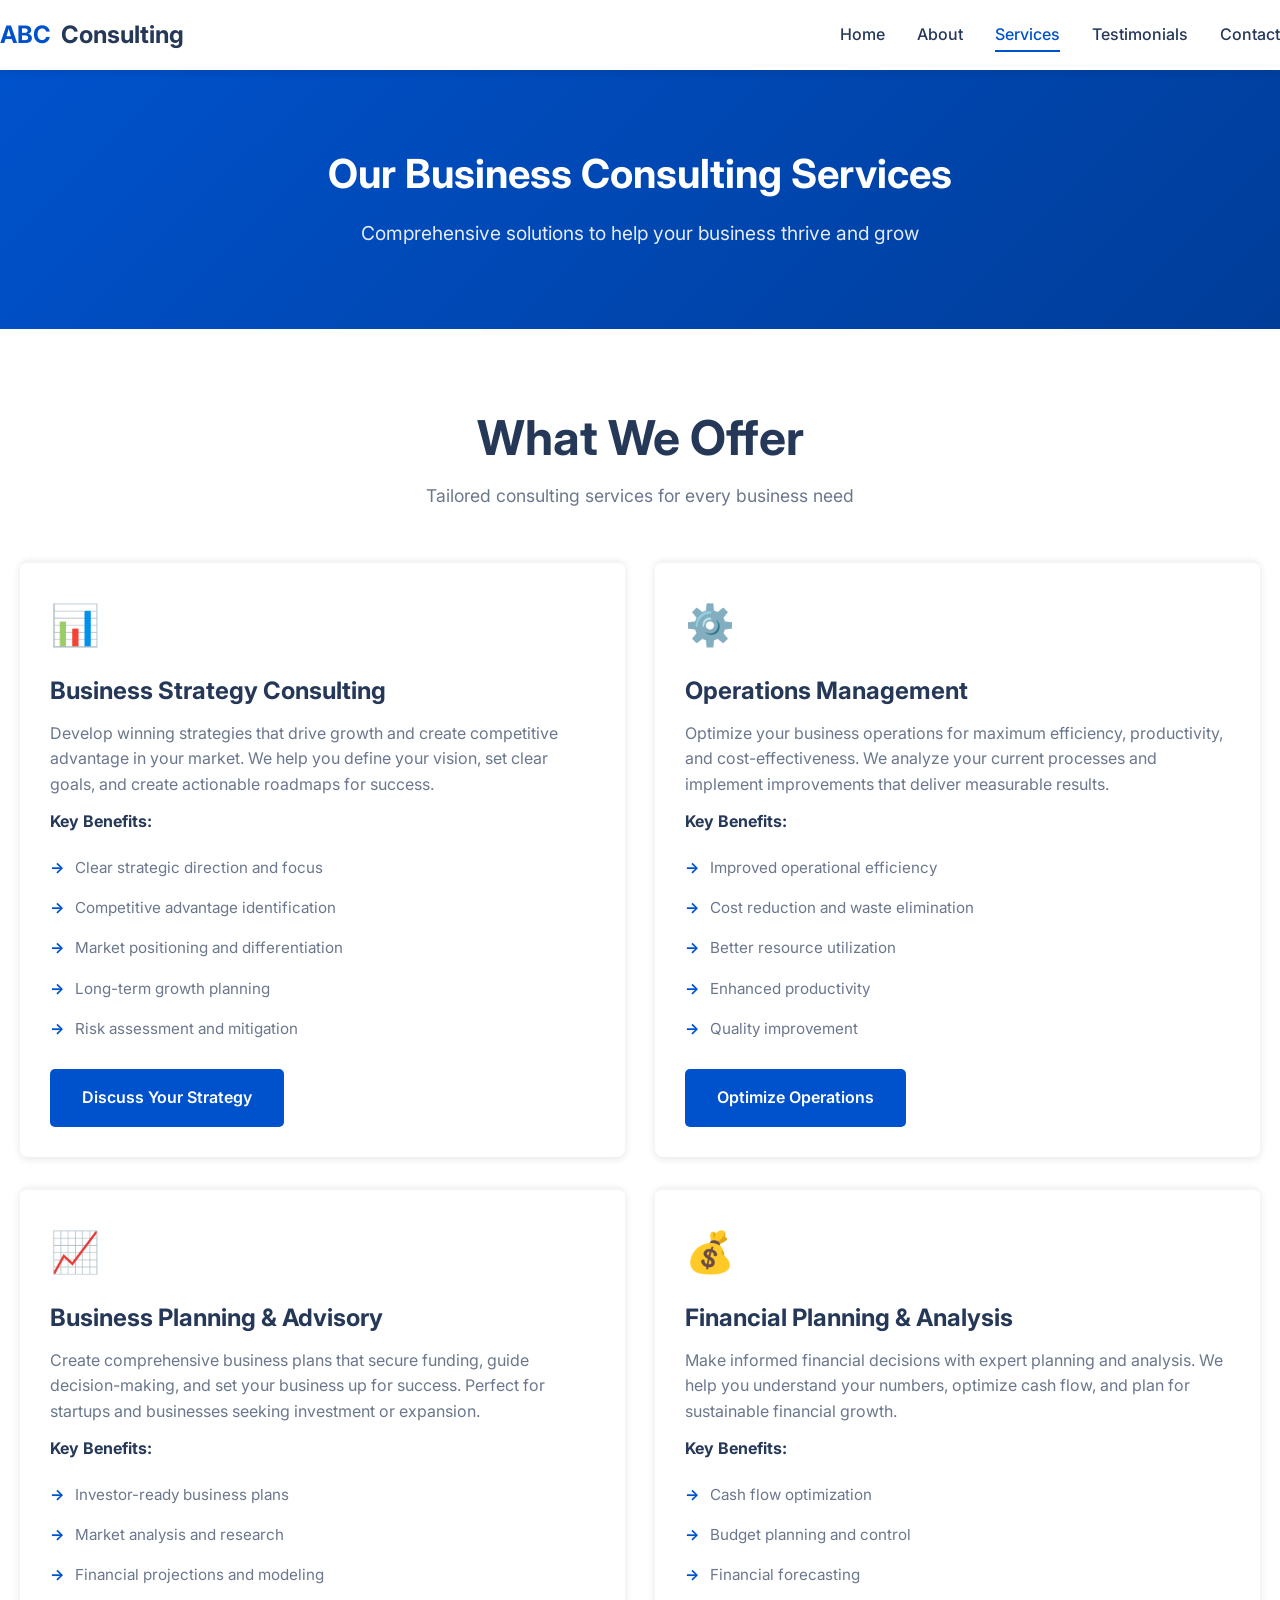
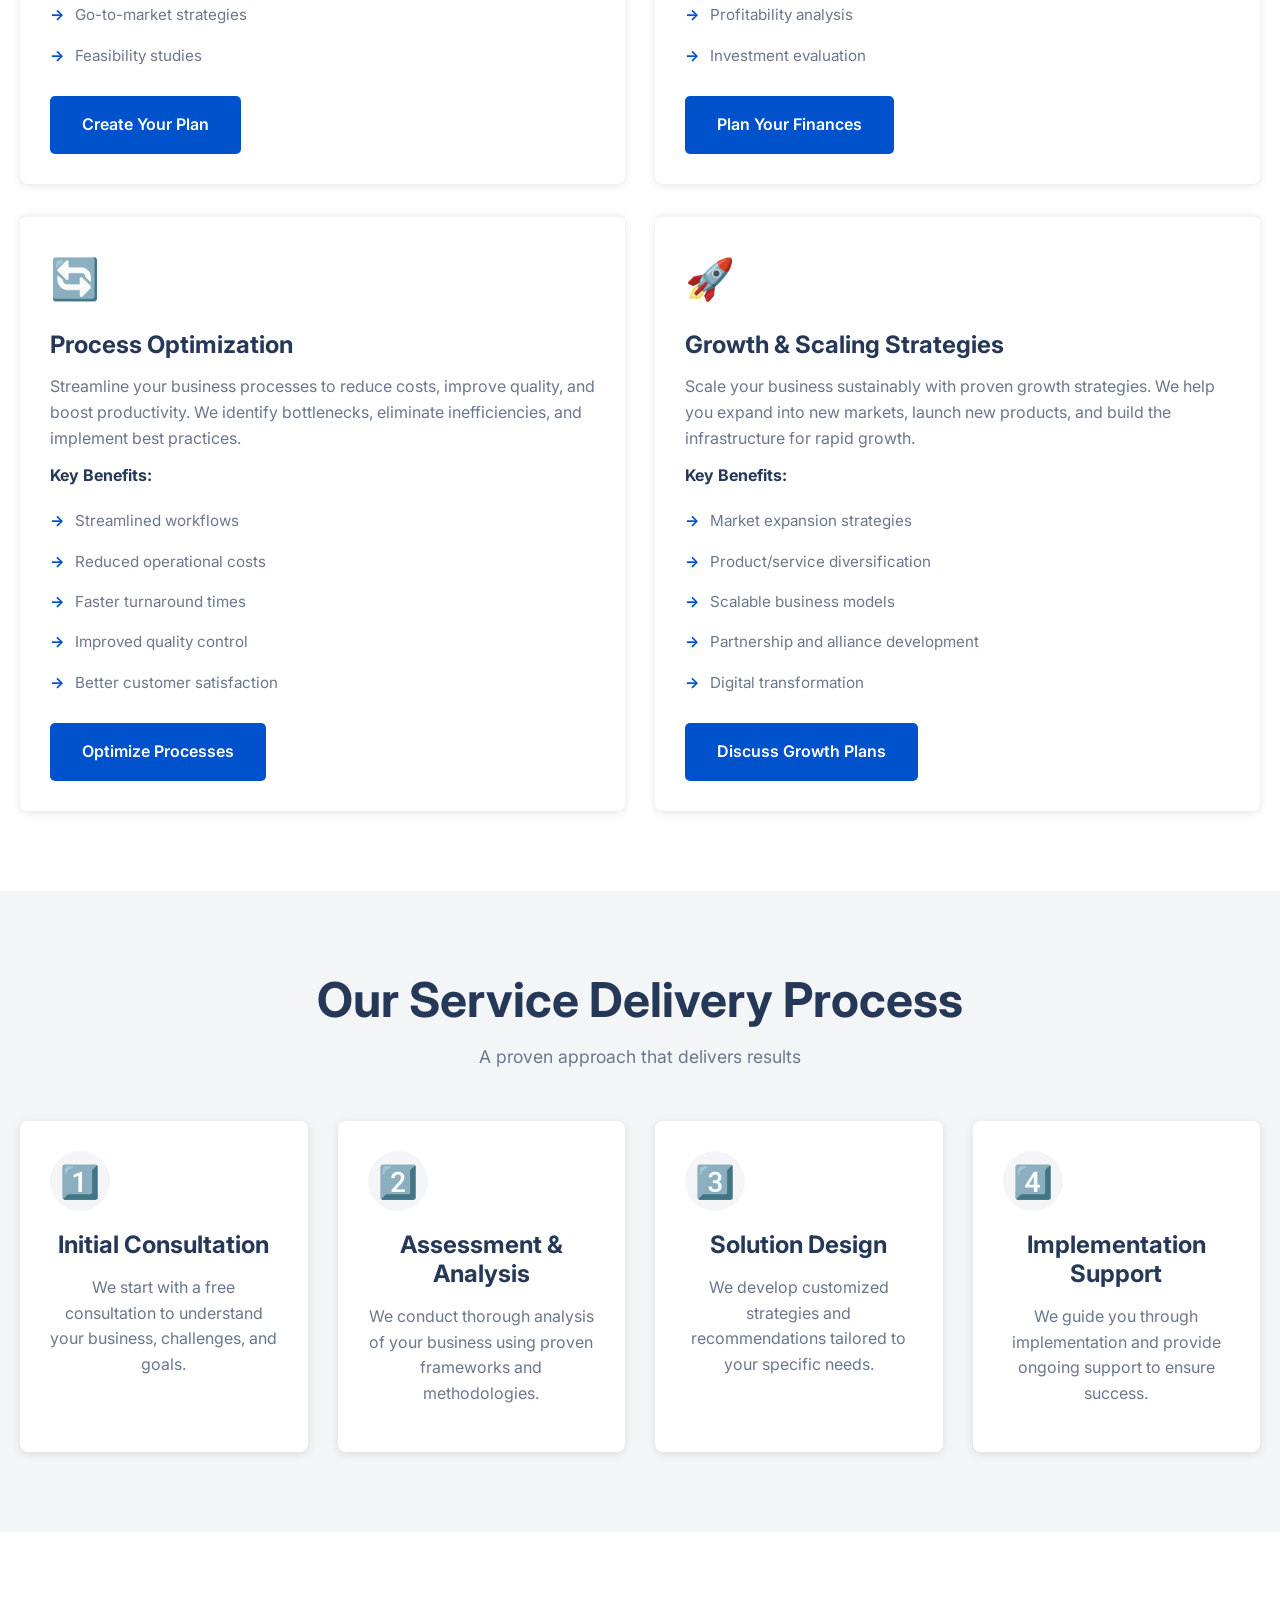
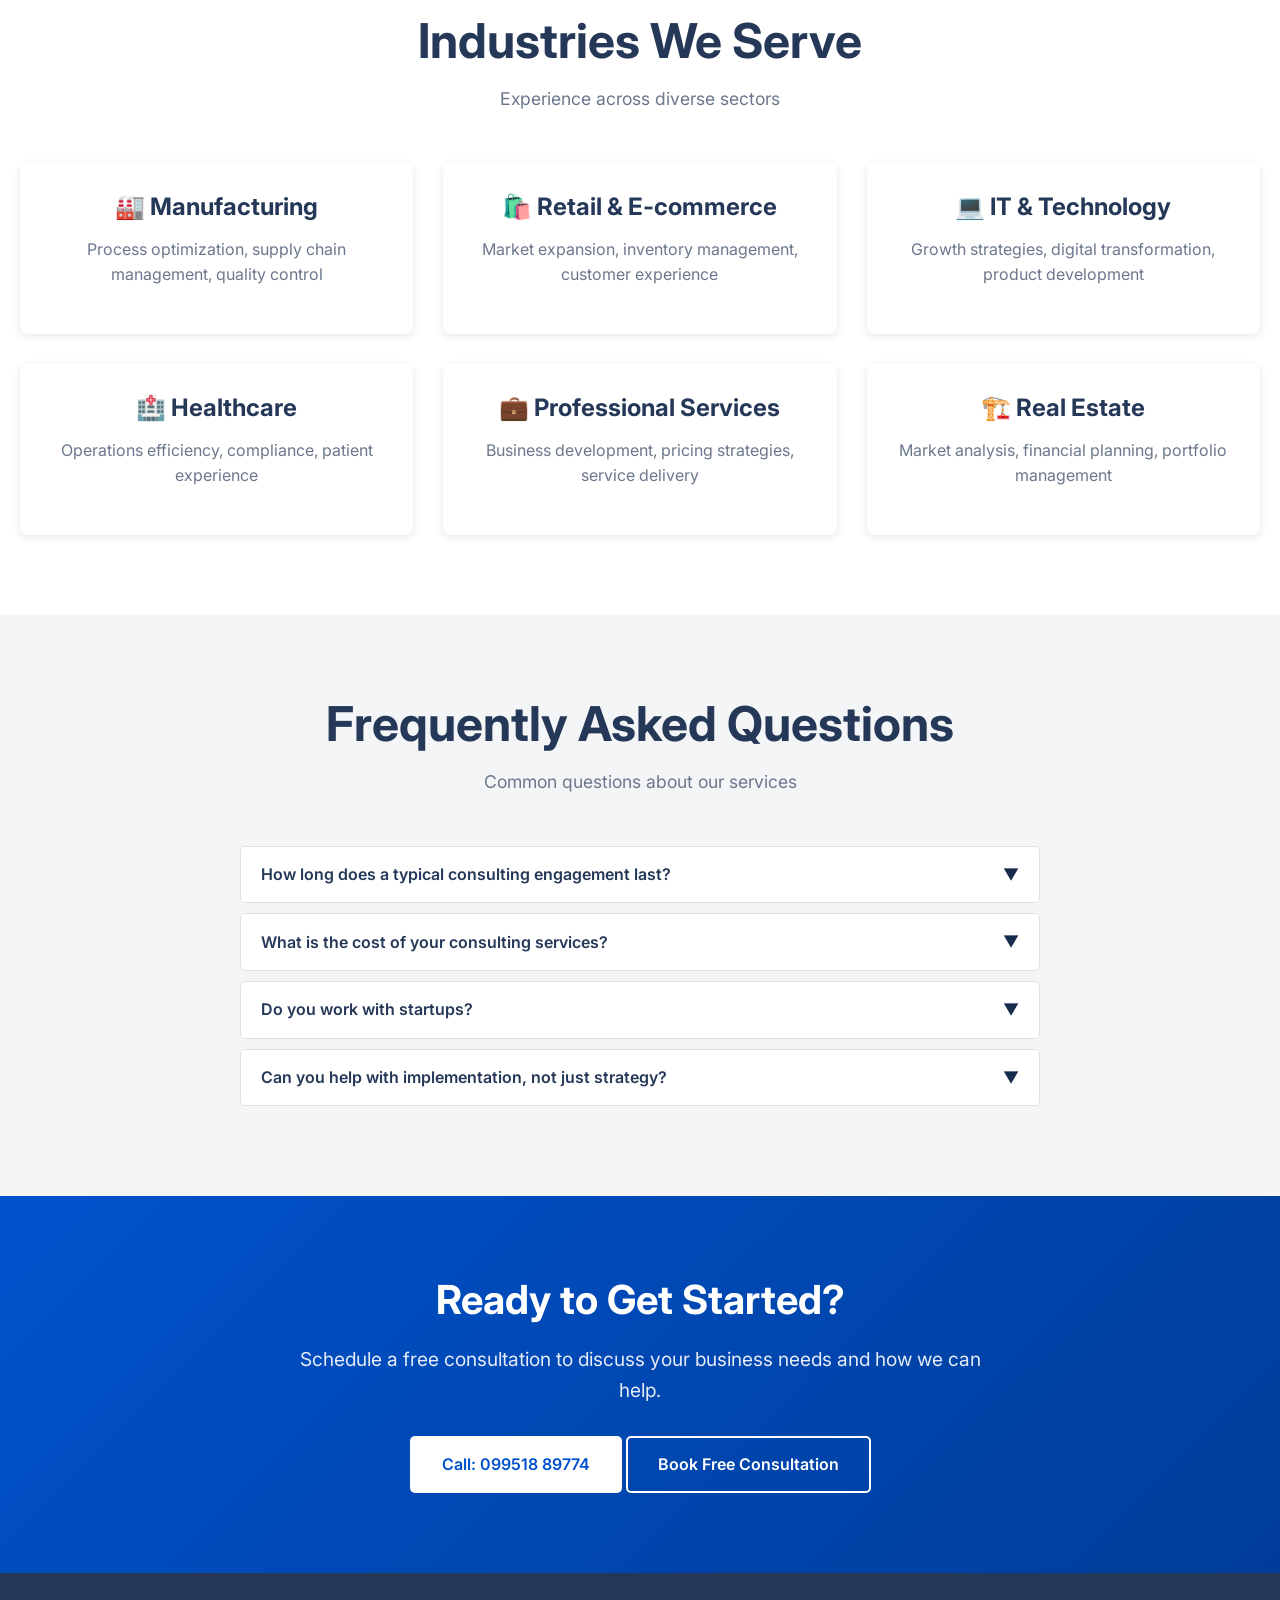
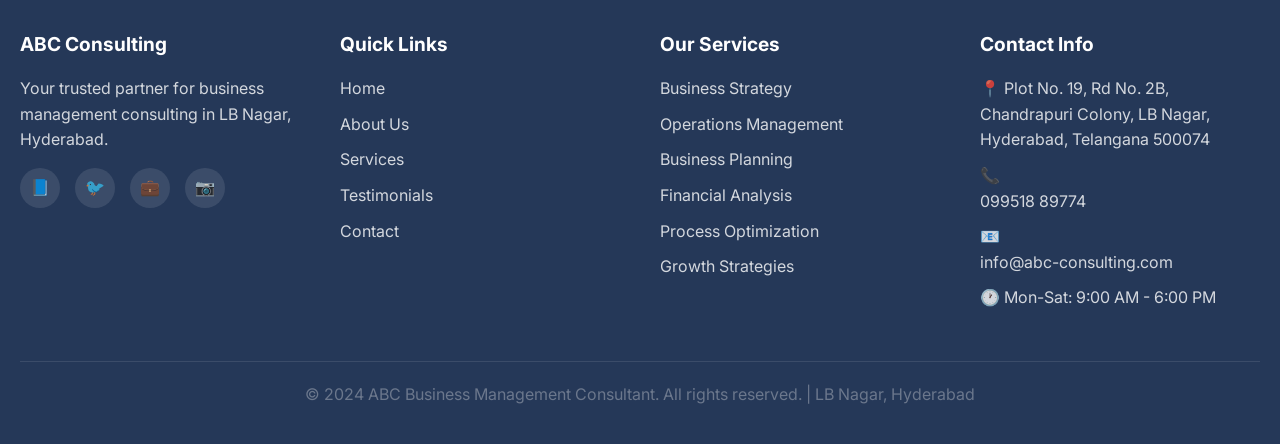
<file: services.html>
<!DOCTYPE html>
<html lang="en">
<head>
  <meta charset="UTF-8">
  <meta name="viewport" content="width=device-width, initial-scale=1.0">
  <meta http-equiv="X-UA-Compatible" content="IE=edge">
  
  <!-- SEO Meta Tags -->
  <title>Business Consulting Services in LB Nagar, Hyderabad - ABC</title>
  <meta name="description" content="Expert business consulting services in LB Nagar, Hyderabad. Business strategy, operations management, financial planning, and process optimization for SMEs and startups.">
  <meta name="keywords" content="Business Strategy Consulting, Operations Management, Business Planning, Financial Analysis, Process Optimization, Growth Strategies, Hyderabad">
  <meta name="author" content="ABC Business Management Consultant">
  
  <!-- Open Graph Meta Tags -->
  <meta property="og:title" content="Business Consulting Services in LB Nagar, Hyderabad - ABC">
  <meta property="og:description" content="Expert business consulting services including strategy, operations, financial planning, and process optimization.">
  <meta property="og:type" content="website">
  <meta property="og:url" content="https://muzaffarmohdq-cyber.github.io/abc-consulting-website/services.html">
  
  <!-- Favicon -->
  <link rel="icon" type="image/x-icon" href="favicon.ico">
  
  <!-- Stylesheets -->
  <link rel="stylesheet" href="css/style.css">
  <link rel="stylesheet" href="css/components.css">
  <link rel="stylesheet" href="css/responsive.css">
  
  <!-- Google Fonts -->
  <link rel="preconnect" href="https://fonts.googleapis.com">
  <link rel="preconnect" href="https://fonts.gstatic.com" crossorigin>
  <link href="https://fonts.googleapis.com/css2?family=Inter:wght@400;500;600;700&display=swap" rel="stylesheet">
</head>
<body>
  <!-- Header -->
  <header>
    <nav class="navbar container">
      <a href="index.html" class="logo">
        ABC <span>Consulting</span>
      </a>
      
      <ul class="nav-menu">
        <li><a href="index.html">Home</a></li>
        <li><a href="about.html">About</a></li>
        <li><a href="services.html">Services</a></li>
        <li><a href="testimonials.html">Testimonials</a></li>
        <li><a href="contact.html">Contact</a></li>
      </ul>
      
      <div class="hamburger">
        <span></span>
        <span></span>
        <span></span>
      </div>
    </nav>
  </header>

  <!-- Services Hero Section -->
  <section class="about-hero">
    <div class="container">
      <h1>Our Business Consulting Services</h1>
      <p>Comprehensive solutions to help your business thrive and grow</p>
    </div>
  </section>

  <!-- Services Grid Section -->
  <section class="bg-white">
    <div class="container">
      <div class="section-title">
        <h2>What We Offer</h2>
        <p>Tailored consulting services for every business need</p>
      </div>
      
      <div class="grid grid-2">
        <!-- Business Strategy Consulting -->
        <div class="service-card" id="strategy">
          <div class="service-icon">📊</div>
          <h3>Business Strategy Consulting</h3>
          <p>Develop winning strategies that drive growth and create competitive advantage in your market. We help you define your vision, set clear goals, and create actionable roadmaps for success.</p>
          
          <h4>Key Benefits:</h4>
          <ul class="service-benefits">
            <li>Clear strategic direction and focus</li>
            <li>Competitive advantage identification</li>
            <li>Market positioning and differentiation</li>
            <li>Long-term growth planning</li>
            <li>Risk assessment and mitigation</li>
          </ul>
          
          <div class="mt-20">
            <a href="contact.html" class="btn btn-cta">Discuss Your Strategy</a>
          </div>
        </div>

        <!-- Operations Management -->
        <div class="service-card" id="operations">
          <div class="service-icon">⚙️</div>
          <h3>Operations Management</h3>
          <p>Optimize your business operations for maximum efficiency, productivity, and cost-effectiveness. We analyze your current processes and implement improvements that deliver measurable results.</p>
          
          <h4>Key Benefits:</h4>
          <ul class="service-benefits">
            <li>Improved operational efficiency</li>
            <li>Cost reduction and waste elimination</li>
            <li>Better resource utilization</li>
            <li>Enhanced productivity</li>
            <li>Quality improvement</li>
          </ul>
          
          <div class="mt-20">
            <a href="contact.html" class="btn btn-cta">Optimize Operations</a>
          </div>
        </div>

        <!-- Business Planning & Advisory -->
        <div class="service-card" id="planning">
          <div class="service-icon">📈</div>
          <h3>Business Planning & Advisory</h3>
          <p>Create comprehensive business plans that secure funding, guide decision-making, and set your business up for success. Perfect for startups and businesses seeking investment or expansion.</p>
          
          <h4>Key Benefits:</h4>
          <ul class="service-benefits">
            <li>Investor-ready business plans</li>
            <li>Market analysis and research</li>
            <li>Financial projections and modeling</li>
            <li>Go-to-market strategies</li>
            <li>Feasibility studies</li>
          </ul>
          
          <div class="mt-20">
            <a href="contact.html" class="btn btn-cta">Create Your Plan</a>
          </div>
        </div>

        <!-- Financial Planning & Analysis -->
        <div class="service-card" id="financial">
          <div class="service-icon">💰</div>
          <h3>Financial Planning & Analysis</h3>
          <p>Make informed financial decisions with expert planning and analysis. We help you understand your numbers, optimize cash flow, and plan for sustainable financial growth.</p>
          
          <h4>Key Benefits:</h4>
          <ul class="service-benefits">
            <li>Cash flow optimization</li>
            <li>Budget planning and control</li>
            <li>Financial forecasting</li>
            <li>Profitability analysis</li>
            <li>Investment evaluation</li>
          </ul>
          
          <div class="mt-20">
            <a href="contact.html" class="btn btn-cta">Plan Your Finances</a>
          </div>
        </div>

        <!-- Process Optimization -->
        <div class="service-card" id="optimization">
          <div class="service-icon">🔄</div>
          <h3>Process Optimization</h3>
          <p>Streamline your business processes to reduce costs, improve quality, and boost productivity. We identify bottlenecks, eliminate inefficiencies, and implement best practices.</p>
          
          <h4>Key Benefits:</h4>
          <ul class="service-benefits">
            <li>Streamlined workflows</li>
            <li>Reduced operational costs</li>
            <li>Faster turnaround times</li>
            <li>Improved quality control</li>
            <li>Better customer satisfaction</li>
          </ul>
          
          <div class="mt-20">
            <a href="contact.html" class="btn btn-cta">Optimize Processes</a>
          </div>
        </div>

        <!-- Growth & Scaling Strategies -->
        <div class="service-card" id="growth">
          <div class="service-icon">🚀</div>
          <h3>Growth & Scaling Strategies</h3>
          <p>Scale your business sustainably with proven growth strategies. We help you expand into new markets, launch new products, and build the infrastructure for rapid growth.</p>
          
          <h4>Key Benefits:</h4>
          <ul class="service-benefits">
            <li>Market expansion strategies</li>
            <li>Product/service diversification</li>
            <li>Scalable business models</li>
            <li>Partnership and alliance development</li>
            <li>Digital transformation</li>
          </ul>
          
          <div class="mt-20">
            <a href="contact.html" class="btn btn-cta">Discuss Growth Plans</a>
          </div>
        </div>
      </div>
    </div>
  </section>

  <!-- Service Process Section -->
  <section class="bg-light">
    <div class="container">
      <div class="section-title">
        <h2>Our Service Delivery Process</h2>
        <p>A proven approach that delivers results</p>
      </div>
      
      <div class="grid grid-4">
        <div class="card text-center">
          <div class="card-icon" style="font-size: 2rem;">1️⃣</div>
          <h3>Initial Consultation</h3>
          <p>We start with a free consultation to understand your business, challenges, and goals.</p>
        </div>
        
        <div class="card text-center">
          <div class="card-icon" style="font-size: 2rem;">2️⃣</div>
          <h3>Assessment & Analysis</h3>
          <p>We conduct thorough analysis of your business using proven frameworks and methodologies.</p>
        </div>
        
        <div class="card text-center">
          <div class="card-icon" style="font-size: 2rem;">3️⃣</div>
          <h3>Solution Design</h3>
          <p>We develop customized strategies and recommendations tailored to your specific needs.</p>
        </div>
        
        <div class="card text-center">
          <div class="card-icon" style="font-size: 2rem;">4️⃣</div>
          <h3>Implementation Support</h3>
          <p>We guide you through implementation and provide ongoing support to ensure success.</p>
        </div>
      </div>
    </div>
  </section>

  <!-- Industries We Serve -->
  <section class="bg-white">
    <div class="container">
      <div class="section-title">
        <h2>Industries We Serve</h2>
        <p>Experience across diverse sectors</p>
      </div>
      
      <div class="grid grid-3">
        <div class="card text-center">
          <h3>🏭 Manufacturing</h3>
          <p>Process optimization, supply chain management, quality control</p>
        </div>
        
        <div class="card text-center">
          <h3>🛍️ Retail & E-commerce</h3>
          <p>Market expansion, inventory management, customer experience</p>
        </div>
        
        <div class="card text-center">
          <h3>💻 IT & Technology</h3>
          <p>Growth strategies, digital transformation, product development</p>
        </div>
        
        <div class="card text-center">
          <h3>🏥 Healthcare</h3>
          <p>Operations efficiency, compliance, patient experience</p>
        </div>
        
        <div class="card text-center">
          <h3>💼 Professional Services</h3>
          <p>Business development, pricing strategies, service delivery</p>
        </div>
        
        <div class="card text-center">
          <h3>🏗️ Real Estate</h3>
          <p>Market analysis, financial planning, portfolio management</p>
        </div>
      </div>
    </div>
  </section>

  <!-- FAQ Section -->
  <section class="bg-light">
    <div class="container">
      <div class="section-title">
        <h2>Frequently Asked Questions</h2>
        <p>Common questions about our services</p>
      </div>
      
      <div style="max-width: 800px; margin: 0 auto;">
        <div class="accordion-item">
          <div class="accordion-header">
            <h4 class="accordion-title">How long does a typical consulting engagement last?</h4>
            <span class="accordion-icon">▼</span>
          </div>
          <div class="accordion-content">
            <div class="accordion-body">
              <p>The duration varies based on the scope and complexity of the project. A typical engagement ranges from 4-12 weeks for specific projects, while ongoing advisory relationships can last months or years. We'll provide a clear timeline during our initial consultation.</p>
            </div>
          </div>
        </div>
        
        <div class="accordion-item">
          <div class="accordion-header">
            <h4 class="accordion-title">What is the cost of your consulting services?</h4>
            <span class="accordion-icon">▼</span>
          </div>
          <div class="accordion-content">
            <div class="accordion-body">
              <p>Our fees are project-based and tailored to your specific needs and budget. We offer flexible pricing models including fixed-price projects, hourly rates, and retainer arrangements. Contact us for a free consultation and customized quote.</p>
            </div>
          </div>
        </div>
        
        <div class="accordion-item">
          <div class="accordion-header">
            <h4 class="accordion-title">Do you work with startups?</h4>
            <span class="accordion-icon">▼</span>
          </div>
          <div class="accordion-content">
            <div class="accordion-body">
              <p>Absolutely! We have extensive experience working with startups and early-stage companies. We offer startup-friendly packages including business planning, market validation, financial modeling, and go-to-market strategies.</p>
            </div>
          </div>
        </div>
        
        <div class="accordion-item">
          <div class="accordion-header">
            <h4 class="accordion-title">Can you help with implementation, not just strategy?</h4>
            <span class="accordion-icon">▼</span>
          </div>
          <div class="accordion-content">
            <div class="accordion-body">
              <p>Yes! We don't just deliver recommendations and leave. We provide hands-on implementation support to ensure your strategies are successfully executed. This includes change management, training, and ongoing guidance.</p>
            </div>
          </div>
        </div>
      </div>
    </div>
  </section>

  <!-- CTA Section -->
  <section class="cta-section">
    <div class="container">
      <h2>Ready to Get Started?</h2>
      <p>Schedule a free consultation to discuss your business needs and how we can help.</p>
      <div class="cta-buttons" style="justify-content: center;">
        <a href="tel:+919951889774" class="btn btn-primary">Call: 099518 89774</a>
        <a href="contact.html" class="btn btn-secondary">Book Free Consultation</a>
      </div>
    </div>
  </section>

  <!-- Footer -->
  <footer>
    <div class="container">
      <div class="footer-content">
        <div class="footer-section">
          <h3>ABC Consulting</h3>
          <p>Your trusted partner for business management consulting in LB Nagar, Hyderabad.</p>
          <div class="social-links">
            <a href="#" aria-label="Facebook">📘</a>
            <a href="#" aria-label="Twitter">🐦</a>
            <a href="#" aria-label="LinkedIn">💼</a>
            <a href="#" aria-label="Instagram">📷</a>
          </div>
        </div>
        
        <div class="footer-section">
          <h3>Quick Links</h3>
          <ul class="footer-links">
            <li><a href="index.html">Home</a></li>
            <li><a href="about.html">About Us</a></li>
            <li><a href="services.html">Services</a></li>
            <li><a href="testimonials.html">Testimonials</a></li>
            <li><a href="contact.html">Contact</a></li>
          </ul>
        </div>
        
        <div class="footer-section">
          <h3>Our Services</h3>
          <ul class="footer-links">
            <li><a href="services.html#strategy">Business Strategy</a></li>
            <li><a href="services.html#operations">Operations Management</a></li>
            <li><a href="services.html#planning">Business Planning</a></li>
            <li><a href="services.html#financial">Financial Analysis</a></li>
            <li><a href="services.html#optimization">Process Optimization</a></li>
            <li><a href="services.html#growth">Growth Strategies</a></li>
          </ul>
        </div>
        
        <div class="footer-section">
          <h3>Contact Info</h3>
          <p>📍 Plot No. 19, Rd No. 2B, Chandrapuri Colony, LB Nagar, Hyderabad, Telangana 500074</p>
          <p>📞 <a href="tel:+919951889774">099518 89774</a></p>
          <p>📧 <a href="mailto:info@abc-consulting.com">info@abc-consulting.com</a></p>
          <p>🕐 Mon-Sat: 9:00 AM - 6:00 PM</p>
        </div>
      </div>
      
      <div class="footer-bottom">
        <p>&copy; 2024 ABC Business Management Consultant. All rights reserved. | LB Nagar, Hyderabad</p>
      </div>
    </div>
  </footer>

  <!-- Scripts -->
  <script src="js/main.js"></script>
  <script src="js/components.js"></script>
</body>
</html>
</file>
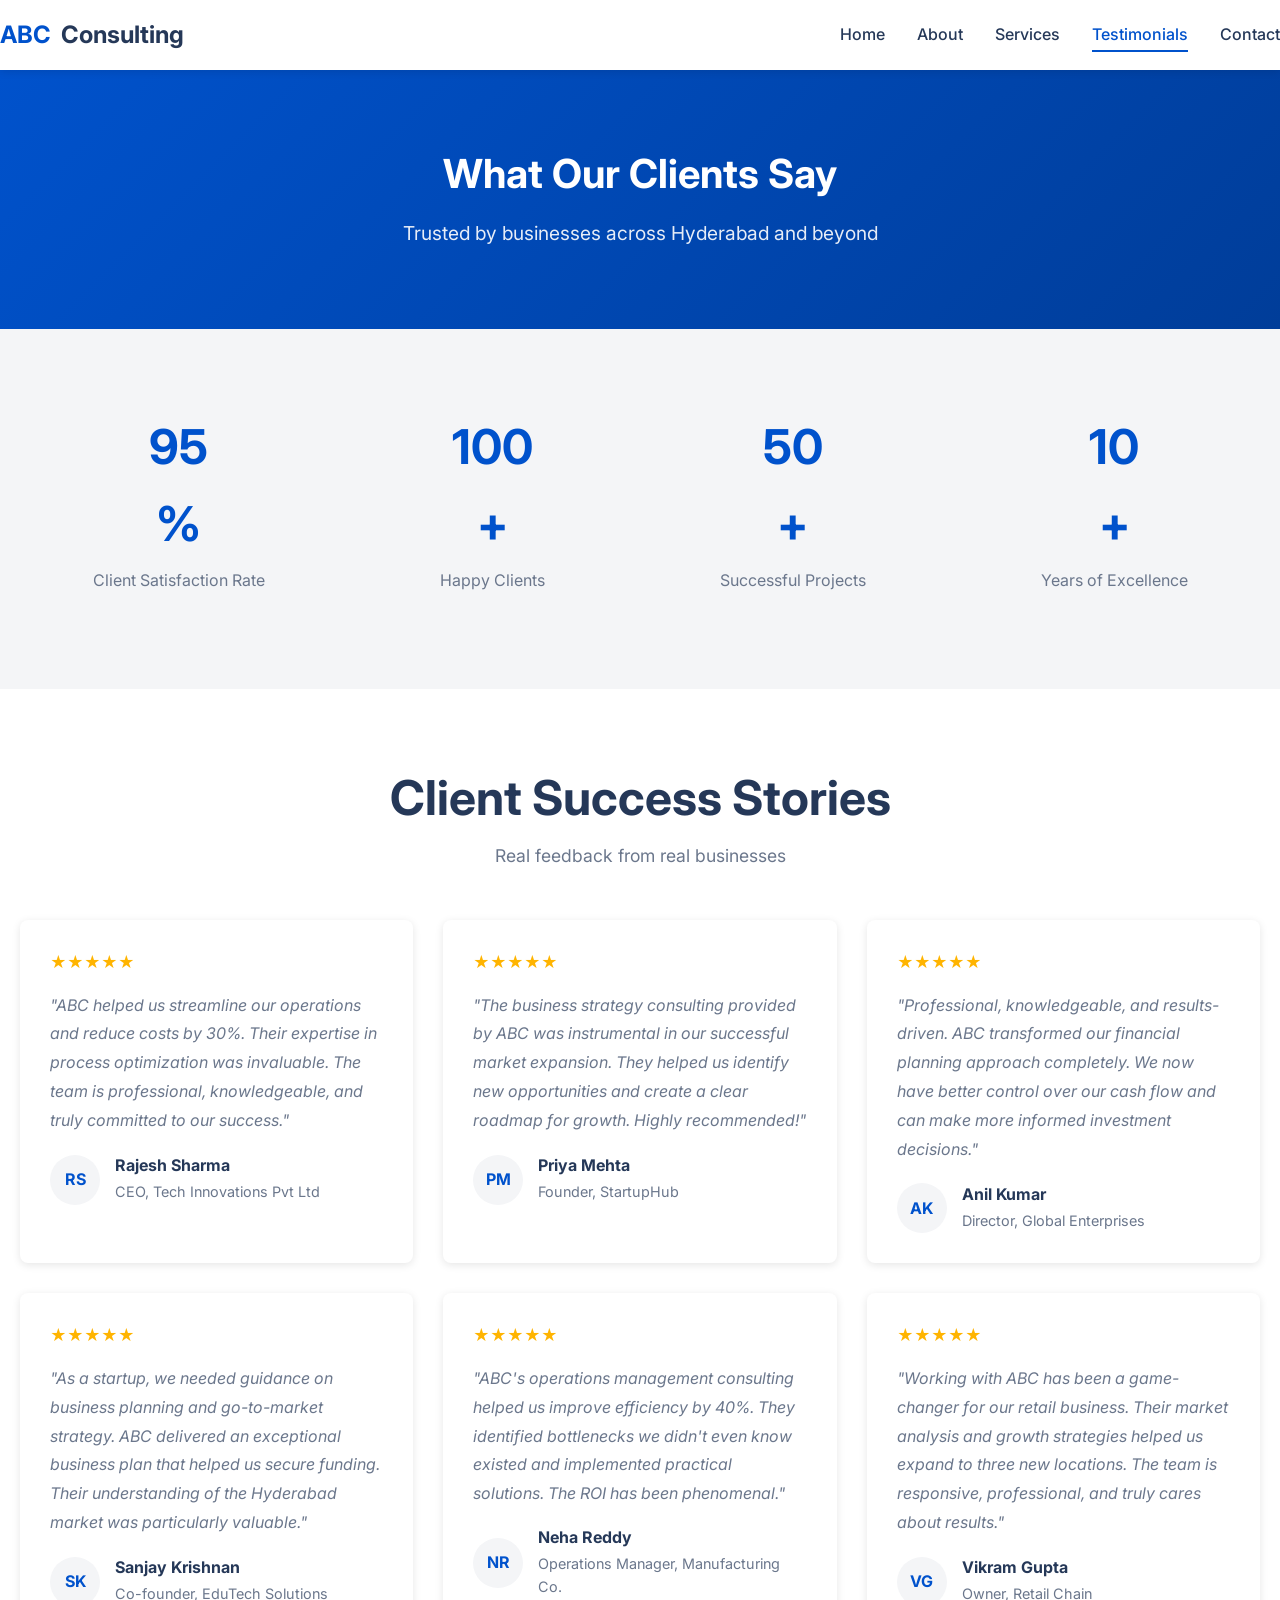
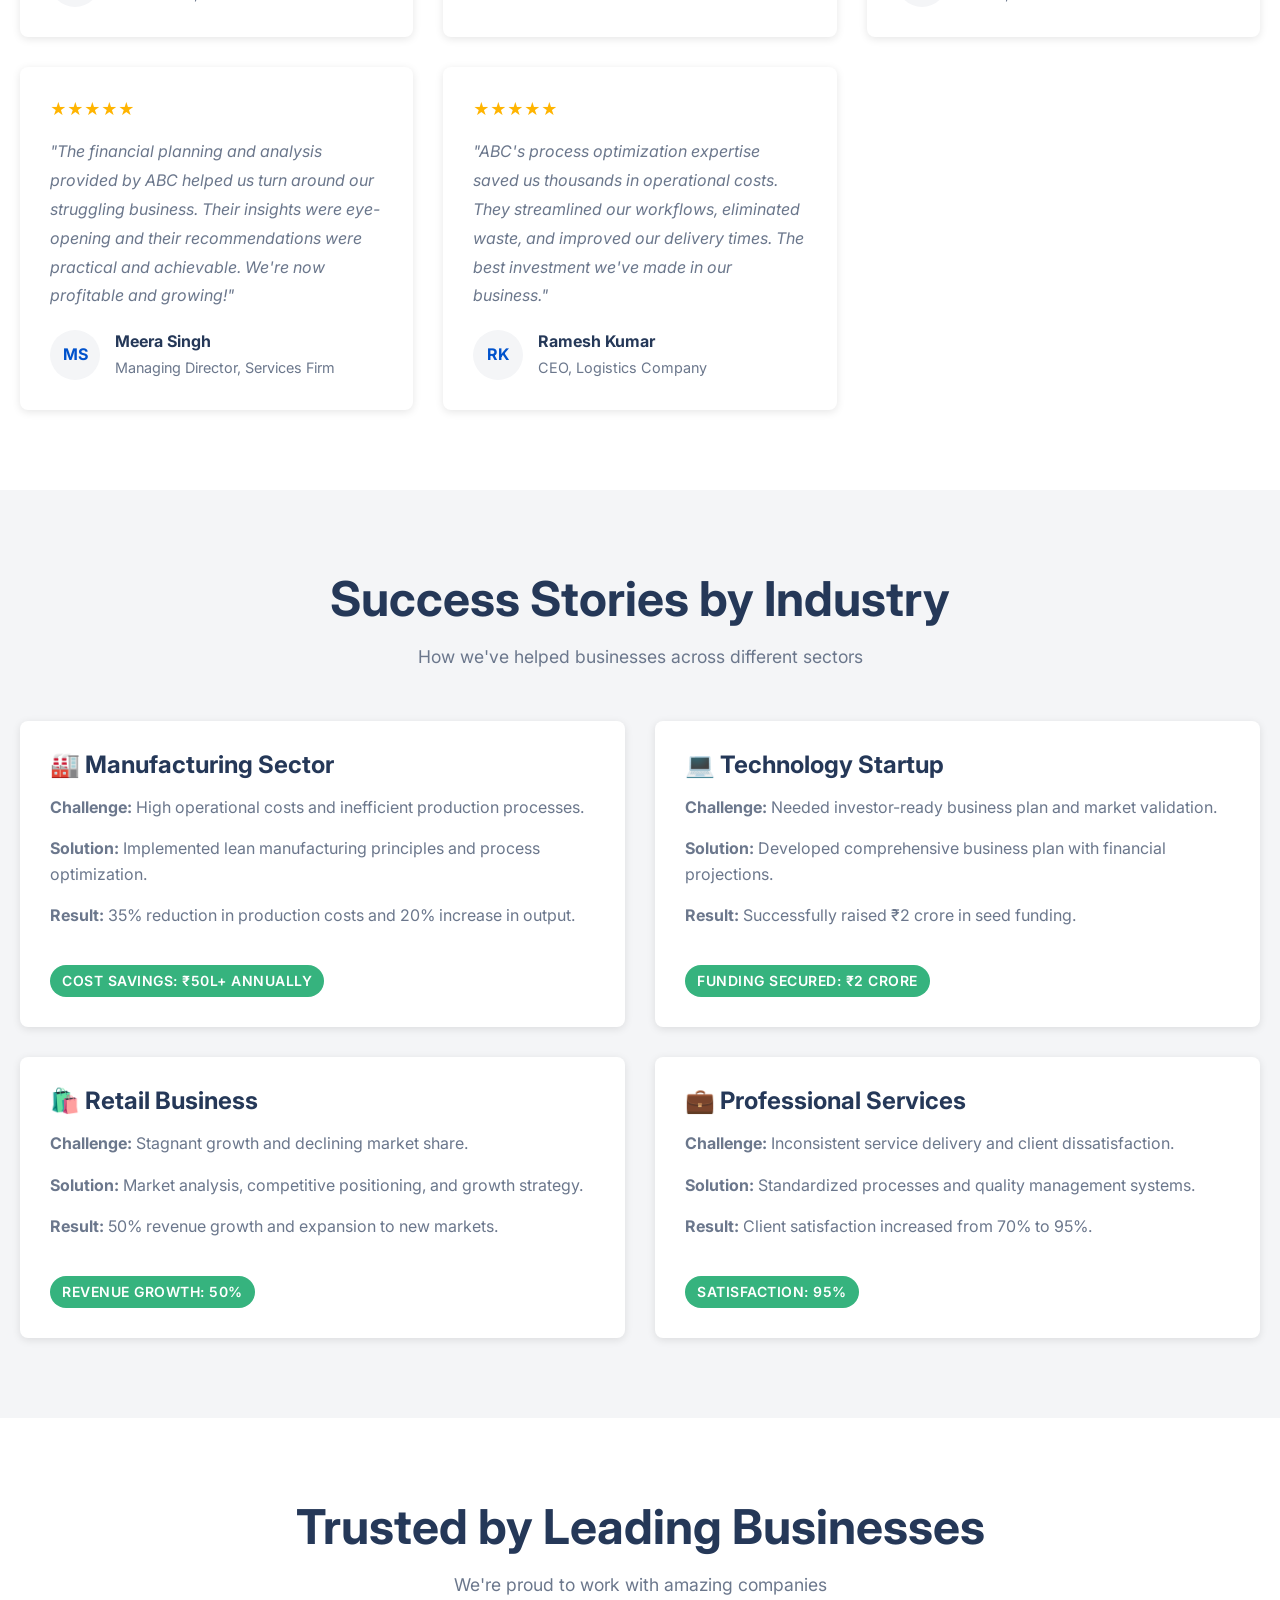
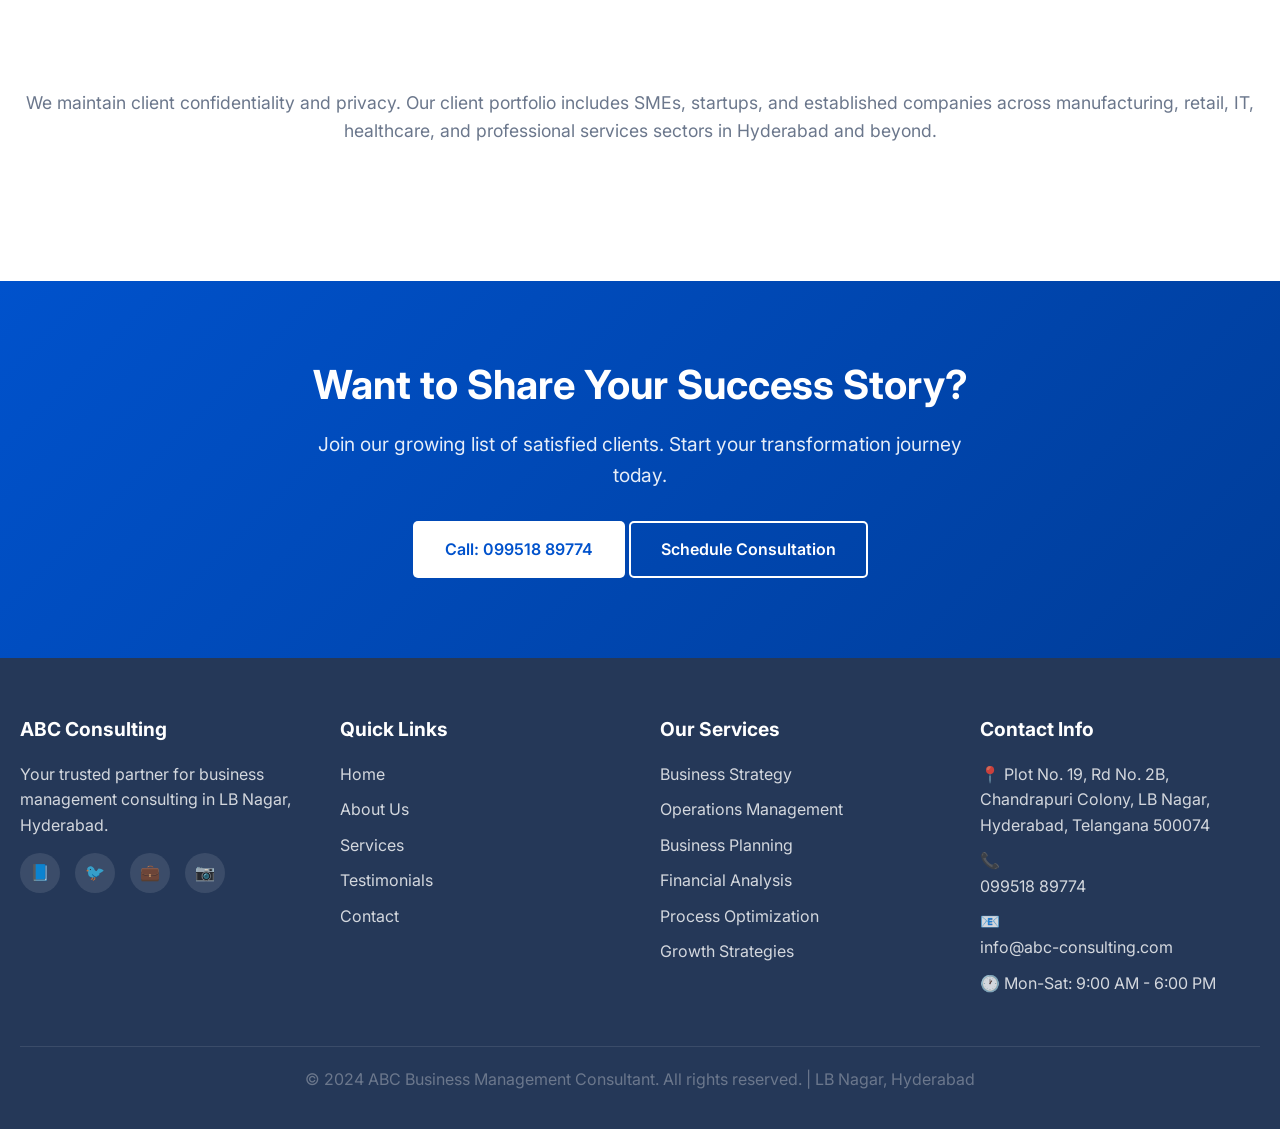
<file: testimonials.html>
<!DOCTYPE html>
<html lang="en">
<head>
  <meta charset="UTF-8">
  <meta name="viewport" content="width=device-width, initial-scale=1.0">
  <meta http-equiv="X-UA-Compatible" content="IE=edge">
  
  <!-- SEO Meta Tags -->
  <title>Client Testimonials - ABC Business Consultant in Hyderabad</title>
  <meta name="description" content="Read what our clients say about ABC Business Management Consultant in LB Nagar, Hyderabad. Trusted by SMEs, startups, and corporate clients.">
  <meta name="keywords" content="Client Reviews, Testimonials, Business Consultant Reviews, ABC Consulting Hyderabad, Client Success Stories">
  <meta name="author" content="ABC Business Management Consultant">
  
  <!-- Open Graph Meta Tags -->
  <meta property="og:title" content="Client Testimonials - ABC Business Consultant in Hyderabad">
  <meta property="og:description" content="Read what our clients say about ABC Business Management Consultant in LB Nagar, Hyderabad.">
  <meta property="og:type" content="website">
  <meta property="og:url" content="https://muzaffarmohdq-cyber.github.io/abc-consulting-website/testimonials.html">
  
  <!-- Favicon -->
  <link rel="icon" type="image/x-icon" href="favicon.ico">
  
  <!-- Stylesheets -->
  <link rel="stylesheet" href="css/style.css">
  <link rel="stylesheet" href="css/components.css">
  <link rel="stylesheet" href="css/responsive.css">
  
  <!-- Google Fonts -->
  <link rel="preconnect" href="https://fonts.googleapis.com">
  <link rel="preconnect" href="https://fonts.gstatic.com" crossorigin>
  <link href="https://fonts.googleapis.com/css2?family=Inter:wght@400;500;600;700&display=swap" rel="stylesheet">
</head>
<body>
  <!-- Header -->
  <header>
    <nav class="navbar container">
      <a href="index.html" class="logo">
        ABC <span>Consulting</span>
      </a>
      
      <ul class="nav-menu">
        <li><a href="index.html">Home</a></li>
        <li><a href="about.html">About</a></li>
        <li><a href="services.html">Services</a></li>
        <li><a href="testimonials.html">Testimonials</a></li>
        <li><a href="contact.html">Contact</a></li>
      </ul>
      
      <div class="hamburger">
        <span></span>
        <span></span>
        <span></span>
      </div>
    </nav>
  </header>

  <!-- Testimonials Hero Section -->
  <section class="about-hero">
    <div class="container">
      <h1>What Our Clients Say</h1>
      <p>Trusted by businesses across Hyderabad and beyond</p>
    </div>
  </section>

  <!-- Trust Stats Section -->
  <section class="bg-light">
    <div class="container">
      <div class="trust-stats">
        <div class="stat-item">
          <span class="stat-number" data-count="95">95</span><span class="stat-number">%</span>
          <p class="stat-label">Client Satisfaction Rate</p>
        </div>
        
        <div class="stat-item">
          <span class="stat-number" data-count="100">100</span><span class="stat-number">+</span>
          <p class="stat-label">Happy Clients</p>
        </div>
        
        <div class="stat-item">
          <span class="stat-number" data-count="50">50</span><span class="stat-number">+</span>
          <p class="stat-label">Successful Projects</p>
        </div>
        
        <div class="stat-item">
          <span class="stat-number" data-count="10">10</span><span class="stat-number">+</span>
          <p class="stat-label">Years of Excellence</p>
        </div>
      </div>
    </div>
  </section>

  <!-- Testimonials Grid Section -->
  <section class="bg-white">
    <div class="container">
      <div class="section-title">
        <h2>Client Success Stories</h2>
        <p>Real feedback from real businesses</p>
      </div>
      
      <div class="grid grid-3">
        <!-- Testimonial 1 -->
        <div class="testimonial-card">
          <div class="rating">★★★★★</div>
          <p class="testimonial-text">"ABC helped us streamline our operations and reduce costs by 30%. Their expertise in process optimization was invaluable. The team is professional, knowledgeable, and truly committed to our success."</p>
          <div class="testimonial-author">
            <div class="author-image">RS</div>
            <div class="author-info">
              <h4>Rajesh Sharma</h4>
              <p>CEO, Tech Innovations Pvt Ltd</p>
            </div>
          </div>
        </div>

        <!-- Testimonial 2 -->
        <div class="testimonial-card">
          <div class="rating">★★★★★</div>
          <p class="testimonial-text">"The business strategy consulting provided by ABC was instrumental in our successful market expansion. They helped us identify new opportunities and create a clear roadmap for growth. Highly recommended!"</p>
          <div class="testimonial-author">
            <div class="author-image">PM</div>
            <div class="author-info">
              <h4>Priya Mehta</h4>
              <p>Founder, StartupHub</p>
            </div>
          </div>
        </div>

        <!-- Testimonial 3 -->
        <div class="testimonial-card">
          <div class="rating">★★★★★</div>
          <p class="testimonial-text">"Professional, knowledgeable, and results-driven. ABC transformed our financial planning approach completely. We now have better control over our cash flow and can make more informed investment decisions."</p>
          <div class="testimonial-author">
            <div class="author-image">AK</div>
            <div class="author-info">
              <h4>Anil Kumar</h4>
              <p>Director, Global Enterprises</p>
            </div>
          </div>
        </div>

        <!-- Testimonial 4 -->
        <div class="testimonial-card">
          <div class="rating">★★★★★</div>
          <p class="testimonial-text">"As a startup, we needed guidance on business planning and go-to-market strategy. ABC delivered an exceptional business plan that helped us secure funding. Their understanding of the Hyderabad market was particularly valuable."</p>
          <div class="testimonial-author">
            <div class="author-image">SK</div>
            <div class="author-info">
              <h4>Sanjay Krishnan</h4>
              <p>Co-founder, EduTech Solutions</p>
            </div>
          </div>
        </div>

        <!-- Testimonial 5 -->
        <div class="testimonial-card">
          <div class="rating">★★★★★</div>
          <p class="testimonial-text">"ABC's operations management consulting helped us improve efficiency by 40%. They identified bottlenecks we didn't even know existed and implemented practical solutions. The ROI has been phenomenal."</p>
          <div class="testimonial-author">
            <div class="author-image">NR</div>
            <div class="author-info">
              <h4>Neha Reddy</h4>
              <p>Operations Manager, Manufacturing Co.</p>
            </div>
          </div>
        </div>

        <!-- Testimonial 6 -->
        <div class="testimonial-card">
          <div class="rating">★★★★★</div>
          <p class="testimonial-text">"Working with ABC has been a game-changer for our retail business. Their market analysis and growth strategies helped us expand to three new locations. The team is responsive, professional, and truly cares about results."</p>
          <div class="testimonial-author">
            <div class="author-image">VG</div>
            <div class="author-info">
              <h4>Vikram Gupta</h4>
              <p>Owner, Retail Chain</p>
            </div>
          </div>
        </div>

        <!-- Testimonial 7 -->
        <div class="testimonial-card">
          <div class="rating">★★★★★</div>
          <p class="testimonial-text">"The financial planning and analysis provided by ABC helped us turn around our struggling business. Their insights were eye-opening and their recommendations were practical and achievable. We're now profitable and growing!"</p>
          <div class="testimonial-author">
            <div class="author-image">MS</div>
            <div class="author-info">
              <h4>Meera Singh</h4>
              <p>Managing Director, Services Firm</p>
            </div>
          </div>
        </div>

        <!-- Testimonial 8 -->
        <div class="testimonial-card">
          <div class="rating">★★★★★</div>
          <p class="testimonial-text">"ABC's process optimization expertise saved us thousands in operational costs. They streamlined our workflows, eliminated waste, and improved our delivery times. The best investment we've made in our business."</p>
          <div class="testimonial-author">
            <div class="author-image">RK</div>
            <div class="author-info">
              <h4>Ramesh Kumar</h4>
              <p>CEO, Logistics Company</p>
            </div>
          </div>
        </div>
      </div>
    </div>
  </section>

  <!-- Video Testimonials Section (Placeholder) -->
  <section class="bg-light">
    <div class="container">
      <div class="section-title">
        <h2>Success Stories by Industry</h2>
        <p>How we've helped businesses across different sectors</p>
      </div>
      
      <div class="grid grid-2">
        <div class="card">
          <h3>🏭 Manufacturing Sector</h3>
          <p><strong>Challenge:</strong> High operational costs and inefficient production processes.</p>
          <p><strong>Solution:</strong> Implemented lean manufacturing principles and process optimization.</p>
          <p><strong>Result:</strong> 35% reduction in production costs and 20% increase in output.</p>
          <div class="badge badge-success mt-20">Cost Savings: ₹50L+ annually</div>
        </div>
        
        <div class="card">
          <h3>💻 Technology Startup</h3>
          <p><strong>Challenge:</strong> Needed investor-ready business plan and market validation.</p>
          <p><strong>Solution:</strong> Developed comprehensive business plan with financial projections.</p>
          <p><strong>Result:</strong> Successfully raised ₹2 crore in seed funding.</p>
          <div class="badge badge-success mt-20">Funding Secured: ₹2 Crore</div>
        </div>
        
        <div class="card">
          <h3>🛍️ Retail Business</h3>
          <p><strong>Challenge:</strong> Stagnant growth and declining market share.</p>
          <p><strong>Solution:</strong> Market analysis, competitive positioning, and growth strategy.</p>
          <p><strong>Result:</strong> 50% revenue growth and expansion to new markets.</p>
          <div class="badge badge-success mt-20">Revenue Growth: 50%</div>
        </div>
        
        <div class="card">
          <h3>💼 Professional Services</h3>
          <p><strong>Challenge:</strong> Inconsistent service delivery and client dissatisfaction.</p>
          <p><strong>Solution:</strong> Standardized processes and quality management systems.</p>
          <p><strong>Result:</strong> Client satisfaction increased from 70% to 95%.</p>
          <div class="badge badge-success mt-20">Satisfaction: 95%</div>
        </div>
      </div>
    </div>
  </section>

  <!-- Client Logos Section (Placeholder) -->
  <section class="bg-white">
    <div class="container">
      <div class="section-title">
        <h2>Trusted by Leading Businesses</h2>
        <p>We're proud to work with amazing companies</p>
      </div>
      
      <div style="text-align: center; padding: 40px 0;">
        <p style="color: var(--mid-grey); font-size: 1.1rem;">
          We maintain client confidentiality and privacy. Our client portfolio includes SMEs, startups, and established companies across manufacturing, retail, IT, healthcare, and professional services sectors in Hyderabad and beyond.
        </p>
      </div>
    </div>
  </section>

  <!-- CTA Section -->
  <section class="cta-section">
    <div class="container">
      <h2>Want to Share Your Success Story?</h2>
      <p>Join our growing list of satisfied clients. Start your transformation journey today.</p>
      <div class="cta-buttons" style="justify-content: center;">
        <a href="tel:+919951889774" class="btn btn-primary">Call: 099518 89774</a>
        <a href="contact.html" class="btn btn-secondary">Schedule Consultation</a>
      </div>
    </div>
  </section>

  <!-- Footer -->
  <footer>
    <div class="container">
      <div class="footer-content">
        <div class="footer-section">
          <h3>ABC Consulting</h3>
          <p>Your trusted partner for business management consulting in LB Nagar, Hyderabad.</p>
          <div class="social-links">
            <a href="#" aria-label="Facebook">📘</a>
            <a href="#" aria-label="Twitter">🐦</a>
            <a href="#" aria-label="LinkedIn">💼</a>
            <a href="#" aria-label="Instagram">📷</a>
          </div>
        </div>
        
        <div class="footer-section">
          <h3>Quick Links</h3>
          <ul class="footer-links">
            <li><a href="index.html">Home</a></li>
            <li><a href="about.html">About Us</a></li>
            <li><a href="services.html">Services</a></li>
            <li><a href="testimonials.html">Testimonials</a></li>
            <li><a href="contact.html">Contact</a></li>
          </ul>
        </div>
        
        <div class="footer-section">
          <h3>Our Services</h3>
          <ul class="footer-links">
            <li><a href="services.html#strategy">Business Strategy</a></li>
            <li><a href="services.html#operations">Operations Management</a></li>
            <li><a href="services.html#planning">Business Planning</a></li>
            <li><a href="services.html#financial">Financial Analysis</a></li>
            <li><a href="services.html#optimization">Process Optimization</a></li>
            <li><a href="services.html#growth">Growth Strategies</a></li>
          </ul>
        </div>
        
        <div class="footer-section">
          <h3>Contact Info</h3>
          <p>📍 Plot No. 19, Rd No. 2B, Chandrapuri Colony, LB Nagar, Hyderabad, Telangana 500074</p>
          <p>📞 <a href="tel:+919951889774">099518 89774</a></p>
          <p>📧 <a href="mailto:info@abc-consulting.com">info@abc-consulting.com</a></p>
          <p>🕐 Mon-Sat: 9:00 AM - 6:00 PM</p>
        </div>
      </div>
      
      <div class="footer-bottom">
        <p>&copy; 2024 ABC Business Management Consultant. All rights reserved. | LB Nagar, Hyderabad</p>
      </div>
    </div>
  </footer>

  <!-- Scripts -->
  <script src="js/main.js"></script>
  <script src="js/components.js"></script>
</body>
</html>
</file>
<file: css/style.css>
/* =================================
   ABC Business Management Consultant
   Main Stylesheet
   ================================= */

/* CSS Variables */
:root {
  --primary-blue: #0052CC;
  --primary-dark: #003d99;
  --white: #FFFFFF;
  --light-grey: #F4F5F7;
  --mid-grey: #6B778C;
  --dark-grey: #253858;
  --text-dark: #172B4D;
  --border-color: #DFE1E6;
  --success-green: #36B37E;
  --shadow: 0 2px 8px rgba(0, 0, 0, 0.1);
  --shadow-lg: 0 8px 24px rgba(0, 0, 0, 0.12);
}

/* Reset & Base Styles */
* {
  margin: 0;
  padding: 0;
  box-sizing: border-box;
}

html {
  scroll-behavior: smooth;
}

body {
  font-family: 'Inter', 'Roboto', 'Open Sans', -apple-system, BlinkMacSystemFont, 'Segoe UI', sans-serif;
  font-size: 16px;
  line-height: 1.6;
  color: var(--text-dark);
  background-color: var(--white);
  overflow-x: hidden;
}

/* Typography */
h1, h2, h3, h4, h5, h6 {
  font-weight: 700;
  line-height: 1.2;
  margin-bottom: 1rem;
  color: var(--dark-grey);
}

h1 {
  font-size: 2.5rem;
}

h2 {
  font-size: 2rem;
}

h3 {
  font-size: 1.5rem;
}

p {
  margin-bottom: 1rem;
  color: var(--mid-grey);
}

a {
  text-decoration: none;
  color: var(--primary-blue);
  transition: all 0.3s ease;
}

a:hover {
  color: var(--primary-dark);
}

img {
  max-width: 100%;
  height: auto;
  display: block;
}

/* Container */
.container {
  max-width: 1200px;
  margin: 0 auto;
  padding: 0 20px;
}

.container-fluid {
  width: 100%;
  padding: 0 20px;
}

/* Section Spacing */
section {
  padding: 80px 0;
}

.section-title {
  text-align: center;
  margin-bottom: 50px;
}

.section-title h2 {
  font-size: 2.5rem;
  color: var(--dark-grey);
  margin-bottom: 15px;
}

.section-title p {
  font-size: 1.1rem;
  color: var(--mid-grey);
  max-width: 700px;
  margin: 0 auto;
}

/* Header & Navigation */
header {
  background-color: var(--white);
  box-shadow: var(--shadow);
  position: sticky;
  top: 0;
  z-index: 1000;
  transition: all 0.3s ease;
}

.navbar {
  display: flex;
  justify-content: space-between;
  align-items: center;
  padding: 1rem 0;
}

.logo {
  font-size: 1.5rem;
  font-weight: 700;
  color: var(--primary-blue);
  display: flex;
  align-items: center;
  gap: 10px;
}

.logo span {
  color: var(--dark-grey);
}

.nav-menu {
  display: flex;
  list-style: none;
  gap: 2rem;
  align-items: center;
}

.nav-menu li a {
  color: var(--dark-grey);
  font-weight: 500;
  padding: 0.5rem 0;
  position: relative;
}

.nav-menu li a:hover,
.nav-menu li a.active {
  color: var(--primary-blue);
}

.nav-menu li a.active::after {
  content: '';
  position: absolute;
  bottom: 0;
  left: 0;
  width: 100%;
  height: 2px;
  background-color: var(--primary-blue);
}

.hamburger {
  display: none;
  flex-direction: column;
  cursor: pointer;
  gap: 5px;
}

.hamburger span {
  width: 25px;
  height: 3px;
  background-color: var(--dark-grey);
  transition: all 0.3s ease;
}

.hamburger.active span:nth-child(1) {
  transform: rotate(45deg) translate(5px, 5px);
}

.hamburger.active span:nth-child(2) {
  opacity: 0;
}

.hamburger.active span:nth-child(3) {
  transform: rotate(-45deg) translate(7px, -6px);
}

/* Hero Section */
.hero {
  background: linear-gradient(135deg, var(--primary-blue) 0%, var(--primary-dark) 100%);
  color: var(--white);
  padding: 120px 0 80px;
  position: relative;
  overflow: hidden;
}

.hero::before {
  content: '';
  position: absolute;
  top: 0;
  left: 0;
  right: 0;
  bottom: 0;
  background: url('data:image/svg+xml,<svg width="100" height="100" xmlns="http://www.w3.org/2000/svg"><circle cx="50" cy="50" r="2" fill="white" opacity="0.1"/></svg>');
  opacity: 0.3;
}

.hero-content {
  position: relative;
  z-index: 1;
  max-width: 800px;
}

.hero h1 {
  font-size: 3rem;
  color: var(--white);
  margin-bottom: 20px;
  line-height: 1.1;
}

.hero-subtitle {
  font-size: 1.3rem;
  margin-bottom: 30px;
  color: rgba(255, 255, 255, 0.9);
}

.hero .cta-buttons {
  display: flex;
  gap: 20px;
  flex-wrap: wrap;
}

/* Buttons */
.btn {
  display: inline-block;
  padding: 14px 30px;
  border-radius: 5px;
  font-weight: 600;
  text-align: center;
  cursor: pointer;
  transition: all 0.3s ease;
  border: 2px solid transparent;
  font-size: 1rem;
}

.btn-primary {
  background-color: var(--white);
  color: var(--primary-blue);
}

.btn-primary:hover {
  background-color: var(--light-grey);
  transform: translateY(-2px);
  box-shadow: var(--shadow-lg);
}

.btn-secondary {
  background-color: transparent;
  color: var(--white);
  border: 2px solid var(--white);
}

.btn-secondary:hover {
  background-color: var(--white);
  color: var(--primary-blue);
  transform: translateY(-2px);
}

.btn-cta {
  background-color: var(--primary-blue);
  color: var(--white);
}

.btn-cta:hover {
  background-color: var(--primary-dark);
  transform: translateY(-2px);
  box-shadow: var(--shadow-lg);
}

/* Cards */
.card {
  background-color: var(--white);
  border-radius: 8px;
  padding: 30px;
  box-shadow: var(--shadow);
  transition: all 0.3s ease;
  height: 100%;
}

.card:hover {
  transform: translateY(-5px);
  box-shadow: var(--shadow-lg);
}

.card-icon {
  width: 60px;
  height: 60px;
  background-color: var(--light-grey);
  border-radius: 50%;
  display: flex;
  align-items: center;
  justify-content: center;
  margin-bottom: 20px;
  color: var(--primary-blue);
  font-size: 1.5rem;
}

.card h3 {
  margin-bottom: 15px;
  color: var(--dark-grey);
}

.card p {
  color: var(--mid-grey);
  line-height: 1.6;
}

/* Grid Layouts */
.grid {
  display: grid;
  gap: 30px;
}

.grid-2 {
  grid-template-columns: repeat(2, 1fr);
}

.grid-3 {
  grid-template-columns: repeat(3, 1fr);
}

.grid-4 {
  grid-template-columns: repeat(4, 1fr);
}

/* Trust Indicators */
.trust-section {
  background-color: var(--light-grey);
  padding: 60px 0;
}

.trust-stats {
  display: flex;
  justify-content: space-around;
  flex-wrap: wrap;
  gap: 30px;
}

.stat-item {
  text-align: center;
}

.stat-number {
  font-size: 3rem;
  font-weight: 700;
  color: var(--primary-blue);
  display: block;
}

.stat-label {
  font-size: 1rem;
  color: var(--mid-grey);
  margin-top: 5px;
}

/* Testimonials */
.testimonial-card {
  background-color: var(--white);
  padding: 30px;
  border-radius: 8px;
  box-shadow: var(--shadow);
  position: relative;
}

.testimonial-text {
  font-style: italic;
  color: var(--mid-grey);
  margin-bottom: 20px;
  line-height: 1.8;
}

.testimonial-author {
  display: flex;
  align-items: center;
  gap: 15px;
}

.author-image {
  width: 50px;
  height: 50px;
  border-radius: 50%;
  background-color: var(--light-grey);
  display: flex;
  align-items: center;
  justify-content: center;
  font-weight: 700;
  color: var(--primary-blue);
}

.author-info h4 {
  margin-bottom: 5px;
  font-size: 1rem;
  color: var(--dark-grey);
}

.author-info p {
  font-size: 0.9rem;
  color: var(--mid-grey);
  margin: 0;
}

.rating {
  color: #FFB400;
  margin-bottom: 15px;
}

/* Contact Section */
.contact-info {
  display: flex;
  flex-direction: column;
  gap: 20px;
}

.contact-item {
  display: flex;
  align-items: flex-start;
  gap: 15px;
}

.contact-icon {
  width: 40px;
  height: 40px;
  background-color: var(--primary-blue);
  color: var(--white);
  border-radius: 50%;
  display: flex;
  align-items: center;
  justify-content: center;
  flex-shrink: 0;
}

.contact-details h3 {
  font-size: 1.1rem;
  margin-bottom: 5px;
}

.contact-details p {
  margin: 0;
  color: var(--mid-grey);
}

.contact-details a {
  color: var(--primary-blue);
  font-weight: 500;
}

/* Forms */
.form-group {
  margin-bottom: 20px;
}

.form-group label {
  display: block;
  margin-bottom: 8px;
  font-weight: 500;
  color: var(--dark-grey);
}

.form-group input,
.form-group textarea,
.form-group select {
  width: 100%;
  padding: 12px 15px;
  border: 1px solid var(--border-color);
  border-radius: 5px;
  font-size: 1rem;
  font-family: inherit;
  transition: all 0.3s ease;
}

.form-group input:focus,
.form-group textarea:focus,
.form-group select:focus {
  outline: none;
  border-color: var(--primary-blue);
  box-shadow: 0 0 0 3px rgba(0, 82, 204, 0.1);
}

.form-group textarea {
  resize: vertical;
  min-height: 120px;
}

.form-error {
  color: #DE350B;
  font-size: 0.875rem;
  margin-top: 5px;
  display: none;
}

.form-group.error input,
.form-group.error textarea,
.form-group.error select {
  border-color: #DE350B;
}

.form-group.error .form-error {
  display: block;
}

.form-success {
  background-color: #E3FCEF;
  color: #006644;
  padding: 15px;
  border-radius: 5px;
  margin-bottom: 20px;
  display: none;
}

/* Map */
.map-container {
  width: 100%;
  height: 400px;
  border-radius: 8px;
  overflow: hidden;
  box-shadow: var(--shadow);
}

.map-container iframe {
  width: 100%;
  height: 100%;
  border: 0;
}

/* Footer */
footer {
  background-color: var(--dark-grey);
  color: var(--white);
  padding: 60px 0 20px;
}

.footer-content {
  display: grid;
  grid-template-columns: repeat(auto-fit, minmax(250px, 1fr));
  gap: 40px;
  margin-bottom: 40px;
}

.footer-section h3 {
  color: var(--white);
  margin-bottom: 20px;
  font-size: 1.2rem;
}

.footer-section p,
.footer-section a {
  color: rgba(255, 255, 255, 0.8);
  margin-bottom: 10px;
  display: block;
}

.footer-section a:hover {
  color: var(--white);
}

.footer-links {
  list-style: none;
}

.footer-links li {
  margin-bottom: 10px;
}

.social-links {
  display: flex;
  gap: 15px;
  margin-top: 15px;
}

.social-links a {
  width: 40px;
  height: 40px;
  background-color: rgba(255, 255, 255, 0.1);
  border-radius: 50%;
  display: flex;
  align-items: center;
  justify-content: center;
  transition: all 0.3s ease;
}

.social-links a:hover {
  background-color: var(--primary-blue);
  transform: translateY(-3px);
}

.footer-bottom {
  border-top: 1px solid rgba(255, 255, 255, 0.1);
  padding-top: 20px;
  text-align: center;
  color: rgba(255, 255, 255, 0.6);
}

/* Background Sections */
.bg-light {
  background-color: var(--light-grey);
}

.bg-white {
  background-color: var(--white);
}

/* Utility Classes */
.text-center {
  text-align: center;
}

.mb-20 {
  margin-bottom: 20px;
}

.mb-30 {
  margin-bottom: 30px;
}

.mb-50 {
  margin-bottom: 50px;
}

.mt-20 {
  margin-top: 20px;
}

.mt-30 {
  margin-top: 30px;
}

.mt-50 {
  margin-top: 50px;
}

/* CTA Section */
.cta-section {
  background: linear-gradient(135deg, var(--primary-blue) 0%, var(--primary-dark) 100%);
  color: var(--white);
  padding: 80px 0;
  text-align: center;
}

.cta-section h2 {
  color: var(--white);
  margin-bottom: 20px;
  font-size: 2.5rem;
}

.cta-section p {
  color: rgba(255, 255, 255, 0.9);
  font-size: 1.2rem;
  margin-bottom: 30px;
  max-width: 700px;
  margin-left: auto;
  margin-right: auto;
}

/* About Page Specific */
.about-hero {
  background: linear-gradient(135deg, var(--primary-blue) 0%, var(--primary-dark) 100%);
  color: var(--white);
  padding: 80px 0;
  text-align: center;
}

.about-hero h1 {
  color: var(--white);
  margin-bottom: 20px;
}

.about-hero p {
  color: rgba(255, 255, 255, 0.9);
  font-size: 1.2rem;
  max-width: 700px;
  margin: 0 auto;
}

.mission-vision {
  display: grid;
  grid-template-columns: repeat(auto-fit, minmax(300px, 1fr));
  gap: 30px;
}

.why-choose-list {
  list-style: none;
}

.why-choose-list li {
  padding: 15px 0;
  padding-left: 35px;
  position: relative;
  color: var(--mid-grey);
}

.why-choose-list li::before {
  content: '✓';
  position: absolute;
  left: 0;
  color: var(--success-green);
  font-weight: 700;
  font-size: 1.2rem;
}

/* Services Grid */
.service-card {
  background-color: var(--white);
  padding: 30px;
  border-radius: 8px;
  box-shadow: var(--shadow);
  transition: all 0.3s ease;
  border-top: 3px solid var(--light-grey);
}

.service-card:hover {
  transform: translateY(-5px);
  box-shadow: var(--shadow-lg);
  border-top-color: var(--primary-blue);
}

.service-icon {
  font-size: 2.5rem;
  color: var(--primary-blue);
  margin-bottom: 20px;
}

.service-card h3 {
  color: var(--dark-grey);
  margin-bottom: 15px;
}

.service-card p {
  color: var(--mid-grey);
  margin-bottom: 15px;
}

.service-benefits {
  list-style: none;
  margin-top: 15px;
}

.service-benefits li {
  padding: 8px 0;
  padding-left: 25px;
  position: relative;
  color: var(--mid-grey);
  font-size: 0.95rem;
}

.service-benefits li::before {
  content: '→';
  position: absolute;
  left: 0;
  color: var(--primary-blue);
  font-weight: 700;
}

/* Business Hours */
.business-hours {
  background-color: var(--light-grey);
  padding: 20px;
  border-radius: 8px;
  margin-top: 20px;
}

.business-hours h3 {
  margin-bottom: 15px;
  font-size: 1.2rem;
}

.hours-list {
  list-style: none;
}

.hours-list li {
  display: flex;
  justify-content: space-between;
  padding: 8px 0;
  border-bottom: 1px solid var(--border-color);
}

.hours-list li:last-child {
  border-bottom: none;
}
</file>
<file: css/components.css>
/* =================================
   Reusable Component Styles
   ================================= */

/* Loading Spinner */
.spinner {
  border: 4px solid var(--light-grey);
  border-top: 4px solid var(--primary-blue);
  border-radius: 50%;
  width: 40px;
  height: 40px;
  animation: spin 1s linear infinite;
  margin: 20px auto;
}

@keyframes spin {
  0% { transform: rotate(0deg); }
  100% { transform: rotate(360deg); }
}

/* Alert Box */
.alert {
  padding: 15px 20px;
  border-radius: 5px;
  margin-bottom: 20px;
  display: flex;
  align-items: center;
  gap: 10px;
}

.alert-success {
  background-color: #E3FCEF;
  color: #006644;
  border-left: 4px solid #36B37E;
}

.alert-error {
  background-color: #FFEBE6;
  color: #BF2600;
  border-left: 4px solid #DE350B;
}

.alert-info {
  background-color: #DEEBFF;
  color: #0747A6;
  border-left: 4px solid var(--primary-blue);
}

.alert-warning {
  background-color: #FFFAE6;
  color: #974F0C;
  border-left: 4px solid #FF991F;
}

/* Badge */
.badge {
  display: inline-block;
  padding: 5px 12px;
  border-radius: 20px;
  font-size: 0.875rem;
  font-weight: 600;
  text-transform: uppercase;
  letter-spacing: 0.5px;
}

.badge-primary {
  background-color: var(--primary-blue);
  color: var(--white);
}

.badge-success {
  background-color: #36B37E;
  color: var(--white);
}

.badge-secondary {
  background-color: var(--light-grey);
  color: var(--dark-grey);
}

/* Breadcrumb */
.breadcrumb {
  display: flex;
  gap: 10px;
  align-items: center;
  margin-bottom: 20px;
  font-size: 0.9rem;
}

.breadcrumb a {
  color: var(--mid-grey);
}

.breadcrumb a:hover {
  color: var(--primary-blue);
}

.breadcrumb span {
  color: var(--mid-grey);
}

/* Divider */
.divider {
  height: 1px;
  background-color: var(--border-color);
  margin: 40px 0;
}

.divider-thick {
  height: 2px;
  background-color: var(--primary-blue);
  width: 80px;
  margin: 20px auto;
}

/* Icon Box */
.icon-box {
  display: flex;
  align-items: flex-start;
  gap: 20px;
  margin-bottom: 20px;
}

.icon-box-icon {
  flex-shrink: 0;
  width: 50px;
  height: 50px;
  background-color: var(--primary-blue);
  color: var(--white);
  border-radius: 8px;
  display: flex;
  align-items: center;
  justify-content: center;
  font-size: 1.5rem;
}

.icon-box-content h4 {
  margin-bottom: 8px;
  color: var(--dark-grey);
}

.icon-box-content p {
  margin: 0;
  color: var(--mid-grey);
}

/* Progress Bar */
.progress-bar {
  width: 100%;
  height: 8px;
  background-color: var(--light-grey);
  border-radius: 10px;
  overflow: hidden;
  margin-bottom: 10px;
}

.progress-bar-fill {
  height: 100%;
  background-color: var(--primary-blue);
  transition: width 0.3s ease;
}

/* Quote Block */
.quote-block {
  border-left: 4px solid var(--primary-blue);
  padding: 20px 30px;
  background-color: var(--light-grey);
  margin: 30px 0;
  font-style: italic;
  color: var(--mid-grey);
  position: relative;
}

.quote-block::before {
  content: '"';
  font-size: 4rem;
  color: var(--primary-blue);
  opacity: 0.2;
  position: absolute;
  top: -10px;
  left: 10px;
  font-family: Georgia, serif;
}

/* Timeline */
.timeline {
  position: relative;
  padding-left: 40px;
}

.timeline::before {
  content: '';
  position: absolute;
  left: 0;
  top: 0;
  bottom: 0;
  width: 2px;
  background-color: var(--border-color);
}

.timeline-item {
  position: relative;
  margin-bottom: 30px;
  padding-left: 30px;
}

.timeline-item::before {
  content: '';
  position: absolute;
  left: -45px;
  top: 5px;
  width: 12px;
  height: 12px;
  border-radius: 50%;
  background-color: var(--primary-blue);
  border: 3px solid var(--white);
  box-shadow: 0 0 0 2px var(--primary-blue);
}

.timeline-item h4 {
  margin-bottom: 5px;
  color: var(--dark-grey);
}

.timeline-item p {
  margin: 0;
  color: var(--mid-grey);
}

/* Accordion */
.accordion-item {
  margin-bottom: 10px;
  border: 1px solid var(--border-color);
  border-radius: 5px;
  overflow: hidden;
}

.accordion-header {
  padding: 15px 20px;
  background-color: var(--white);
  cursor: pointer;
  display: flex;
  justify-content: space-between;
  align-items: center;
  transition: background-color 0.3s ease;
}

.accordion-header:hover {
  background-color: var(--light-grey);
}

.accordion-header.active {
  background-color: var(--primary-blue);
  color: var(--white);
}

.accordion-title {
  font-weight: 600;
  margin: 0;
}

.accordion-icon {
  transition: transform 0.3s ease;
}

.accordion-header.active .accordion-icon {
  transform: rotate(180deg);
}

.accordion-content {
  max-height: 0;
  overflow: hidden;
  transition: max-height 0.3s ease;
  background-color: var(--light-grey);
}

.accordion-content.active {
  max-height: 500px;
}

.accordion-body {
  padding: 20px;
}

/* Tab Navigation */
.tab-nav {
  display: flex;
  gap: 10px;
  border-bottom: 2px solid var(--border-color);
  margin-bottom: 30px;
}

.tab-nav button {
  padding: 12px 24px;
  background: none;
  border: none;
  color: var(--mid-grey);
  font-weight: 600;
  cursor: pointer;
  transition: all 0.3s ease;
  border-bottom: 2px solid transparent;
  margin-bottom: -2px;
}

.tab-nav button:hover {
  color: var(--primary-blue);
}

.tab-nav button.active {
  color: var(--primary-blue);
  border-bottom-color: var(--primary-blue);
}

.tab-content {
  display: none;
}

.tab-content.active {
  display: block;
  animation: fadeIn 0.3s ease;
}

@keyframes fadeIn {
  from {
    opacity: 0;
    transform: translateY(10px);
  }
  to {
    opacity: 1;
    transform: translateY(0);
  }
}

/* Tooltip */
.tooltip {
  position: relative;
  display: inline-block;
  cursor: help;
}

.tooltip-text {
  visibility: hidden;
  background-color: var(--dark-grey);
  color: var(--white);
  text-align: center;
  padding: 8px 12px;
  border-radius: 5px;
  position: absolute;
  z-index: 1;
  bottom: 125%;
  left: 50%;
  transform: translateX(-50%);
  white-space: nowrap;
  font-size: 0.875rem;
  opacity: 0;
  transition: opacity 0.3s;
}

.tooltip-text::after {
  content: '';
  position: absolute;
  top: 100%;
  left: 50%;
  margin-left: -5px;
  border-width: 5px;
  border-style: solid;
  border-color: var(--dark-grey) transparent transparent transparent;
}

.tooltip:hover .tooltip-text {
  visibility: visible;
  opacity: 1;
}

/* Back to Top Button */
.back-to-top {
  position: fixed;
  bottom: 30px;
  right: 30px;
  width: 50px;
  height: 50px;
  background-color: var(--primary-blue);
  color: var(--white);
  border: none;
  border-radius: 50%;
  cursor: pointer;
  display: none;
  align-items: center;
  justify-content: center;
  font-size: 1.5rem;
  box-shadow: var(--shadow-lg);
  transition: all 0.3s ease;
  z-index: 999;
}

.back-to-top:hover {
  background-color: var(--primary-dark);
  transform: translateY(-5px);
}

.back-to-top.show {
  display: flex;
}

/* Modal */
.modal {
  display: none;
  position: fixed;
  z-index: 2000;
  left: 0;
  top: 0;
  width: 100%;
  height: 100%;
  background-color: rgba(0, 0, 0, 0.5);
  align-items: center;
  justify-content: center;
}

.modal.show {
  display: flex;
}

.modal-content {
  background-color: var(--white);
  padding: 30px;
  border-radius: 8px;
  max-width: 600px;
  width: 90%;
  max-height: 90vh;
  overflow-y: auto;
  position: relative;
  animation: modalSlideIn 0.3s ease;
}

@keyframes modalSlideIn {
  from {
    transform: translateY(-50px);
    opacity: 0;
  }
  to {
    transform: translateY(0);
    opacity: 1;
  }
}

.modal-close {
  position: absolute;
  top: 15px;
  right: 15px;
  font-size: 1.5rem;
  background: none;
  border: none;
  cursor: pointer;
  color: var(--mid-grey);
  width: 30px;
  height: 30px;
  display: flex;
  align-items: center;
  justify-content: center;
  border-radius: 50%;
  transition: all 0.3s ease;
}

.modal-close:hover {
  background-color: var(--light-grey);
  color: var(--dark-grey);
}

/* Feature Box */
.feature-box {
  text-align: center;
  padding: 30px 20px;
}

.feature-box-icon {
  width: 80px;
  height: 80px;
  background: linear-gradient(135deg, var(--primary-blue) 0%, var(--primary-dark) 100%);
  color: var(--white);
  border-radius: 50%;
  display: flex;
  align-items: center;
  justify-content: center;
  margin: 0 auto 20px;
  font-size: 2rem;
}

.feature-box h3 {
  margin-bottom: 15px;
}

.feature-box p {
  color: var(--mid-grey);
}

/* Pricing Table (for future use) */
.pricing-card {
  background-color: var(--white);
  border-radius: 8px;
  padding: 40px 30px;
  text-align: center;
  box-shadow: var(--shadow);
  transition: all 0.3s ease;
  position: relative;
}

.pricing-card:hover {
  transform: translateY(-10px);
  box-shadow: var(--shadow-lg);
}

.pricing-card.featured {
  border: 2px solid var(--primary-blue);
}

.pricing-card.featured::before {
  content: 'Popular';
  position: absolute;
  top: -15px;
  left: 50%;
  transform: translateX(-50%);
  background-color: var(--primary-blue);
  color: var(--white);
  padding: 5px 20px;
  border-radius: 20px;
  font-size: 0.875rem;
  font-weight: 600;
}

.pricing-price {
  font-size: 3rem;
  font-weight: 700;
  color: var(--primary-blue);
  margin: 20px 0;
}

.pricing-features {
  list-style: none;
  margin: 30px 0;
  padding: 0;
}

.pricing-features li {
  padding: 10px 0;
  border-bottom: 1px solid var(--border-color);
  color: var(--mid-grey);
}

.pricing-features li:last-child {
  border-bottom: none;
}
</file>
<file: css/responsive.css>
/* =================================
   Responsive Styles
   Mobile-First Approach
   ================================= */

/* Tablet Styles (768px and below) */
@media (max-width: 768px) {
  /* Typography */
  h1 {
    font-size: 2rem;
  }

  h2 {
    font-size: 1.75rem;
  }

  h3 {
    font-size: 1.25rem;
  }

  .section-title h2 {
    font-size: 2rem;
  }

  /* Container */
  .container {
    padding: 0 15px;
  }

  /* Section Spacing */
  section {
    padding: 60px 0;
  }

  /* Navigation */
  .nav-menu {
    position: fixed;
    left: -100%;
    top: 70px;
    flex-direction: column;
    background-color: var(--white);
    width: 100%;
    text-align: center;
    transition: 0.3s;
    box-shadow: var(--shadow-lg);
    padding: 20px 0;
    gap: 0;
  }

  .nav-menu.active {
    left: 0;
  }

  .nav-menu li {
    width: 100%;
  }

  .nav-menu li a {
    display: block;
    padding: 15px 20px;
  }

  .hamburger {
    display: flex;
  }

  /* Hero Section */
  .hero {
    padding: 80px 0 60px;
  }

  .hero h1 {
    font-size: 2rem;
  }

  .hero-subtitle {
    font-size: 1.1rem;
  }

  .hero .cta-buttons {
    flex-direction: column;
    gap: 15px;
  }

  .hero .btn {
    width: 100%;
  }

  /* Grid Layouts */
  .grid-2,
  .grid-3,
  .grid-4 {
    grid-template-columns: 1fr;
  }

  /* Trust Stats */
  .trust-stats {
    flex-direction: column;
    gap: 30px;
  }

  .stat-number {
    font-size: 2.5rem;
  }

  /* Footer */
  .footer-content {
    grid-template-columns: 1fr;
    gap: 30px;
  }

  /* CTA Section */
  .cta-section h2 {
    font-size: 2rem;
  }

  .cta-section p {
    font-size: 1rem;
  }

  /* About Hero */
  .about-hero {
    padding: 60px 0;
  }

  .about-hero h1 {
    font-size: 2rem;
  }

  .about-hero p {
    font-size: 1rem;
  }

  /* Mission Vision */
  .mission-vision {
    grid-template-columns: 1fr;
  }

  /* Contact Form & Info */
  .contact-grid {
    grid-template-columns: 1fr !important;
  }

  /* Map Container */
  .map-container {
    height: 300px;
  }

  /* Cards */
  .card {
    padding: 20px;
  }

  /* Testimonials */
  .testimonial-card {
    padding: 20px;
  }
}

/* Mobile Styles (480px and below) */
@media (max-width: 480px) {
  /* Typography */
  h1 {
    font-size: 1.75rem;
  }

  h2 {
    font-size: 1.5rem;
  }

  .section-title h2 {
    font-size: 1.75rem;
  }

  /* Hero */
  .hero h1 {
    font-size: 1.75rem;
  }

  .hero-subtitle {
    font-size: 1rem;
  }

  /* Buttons */
  .btn {
    padding: 12px 20px;
    font-size: 0.95rem;
  }

  /* Stats */
  .stat-number {
    font-size: 2rem;
  }

  .stat-label {
    font-size: 0.9rem;
  }

  /* Card Icon */
  .card-icon {
    width: 50px;
    height: 50px;
    font-size: 1.2rem;
  }

  /* Contact Icon */
  .contact-icon {
    width: 35px;
    height: 35px;
    font-size: 0.9rem;
  }

  /* Social Links */
  .social-links a {
    width: 35px;
    height: 35px;
  }

  /* Form */
  .form-group input,
  .form-group textarea,
  .form-group select {
    font-size: 0.95rem;
  }

  /* Footer */
  footer {
    padding: 40px 0 20px;
  }

  .footer-section h3 {
    font-size: 1.1rem;
  }

  /* CTA Section */
  .cta-section {
    padding: 60px 0;
  }

  .cta-section h2 {
    font-size: 1.75rem;
  }
}

/* Large Desktop (1200px and above) */
@media (min-width: 1200px) {
  .container {
    max-width: 1400px;
  }

  .hero h1 {
    font-size: 3.5rem;
  }

  .section-title h2 {
    font-size: 3rem;
  }
}

/* Print Styles */
@media print {
  header,
  footer,
  .cta-section,
  .cta-buttons {
    display: none;
  }

  body {
    font-size: 12pt;
    color: #000;
  }

  a {
    color: #000;
    text-decoration: underline;
  }

  .container {
    max-width: 100%;
  }
}

/* Landscape Tablet */
@media (min-width: 768px) and (max-width: 1024px) {
  .grid-3 {
    grid-template-columns: repeat(2, 1fr);
  }

  .grid-4 {
    grid-template-columns: repeat(2, 1fr);
  }
}

/* Accessibility - Reduced Motion */
@media (prefers-reduced-motion: reduce) {
  * {
    animation-duration: 0.01ms !important;
    animation-iteration-count: 1 !important;
    transition-duration: 0.01ms !important;
    scroll-behavior: auto !important;
  }
}

/* High Contrast Mode Support */
@media (prefers-contrast: high) {
  :root {
    --primary-blue: #0066FF;
    --text-dark: #000000;
    --mid-grey: #333333;
  }

  .btn {
    border-width: 2px;
  }
}

/* Dark Mode Support (Optional) */
@media (prefers-color-scheme: dark) {
  /* Uncomment to enable dark mode
  :root {
    --white: #1A1A1A;
    --light-grey: #2D2D2D;
    --text-dark: #FFFFFF;
    --mid-grey: #B8B8B8;
    --dark-grey: #E8E8E8;
  }

  header {
    background-color: #1A1A1A;
  }

  .card,
  .testimonial-card,
  .service-card {
    background-color: #2D2D2D;
  }
  */
}
</file>
